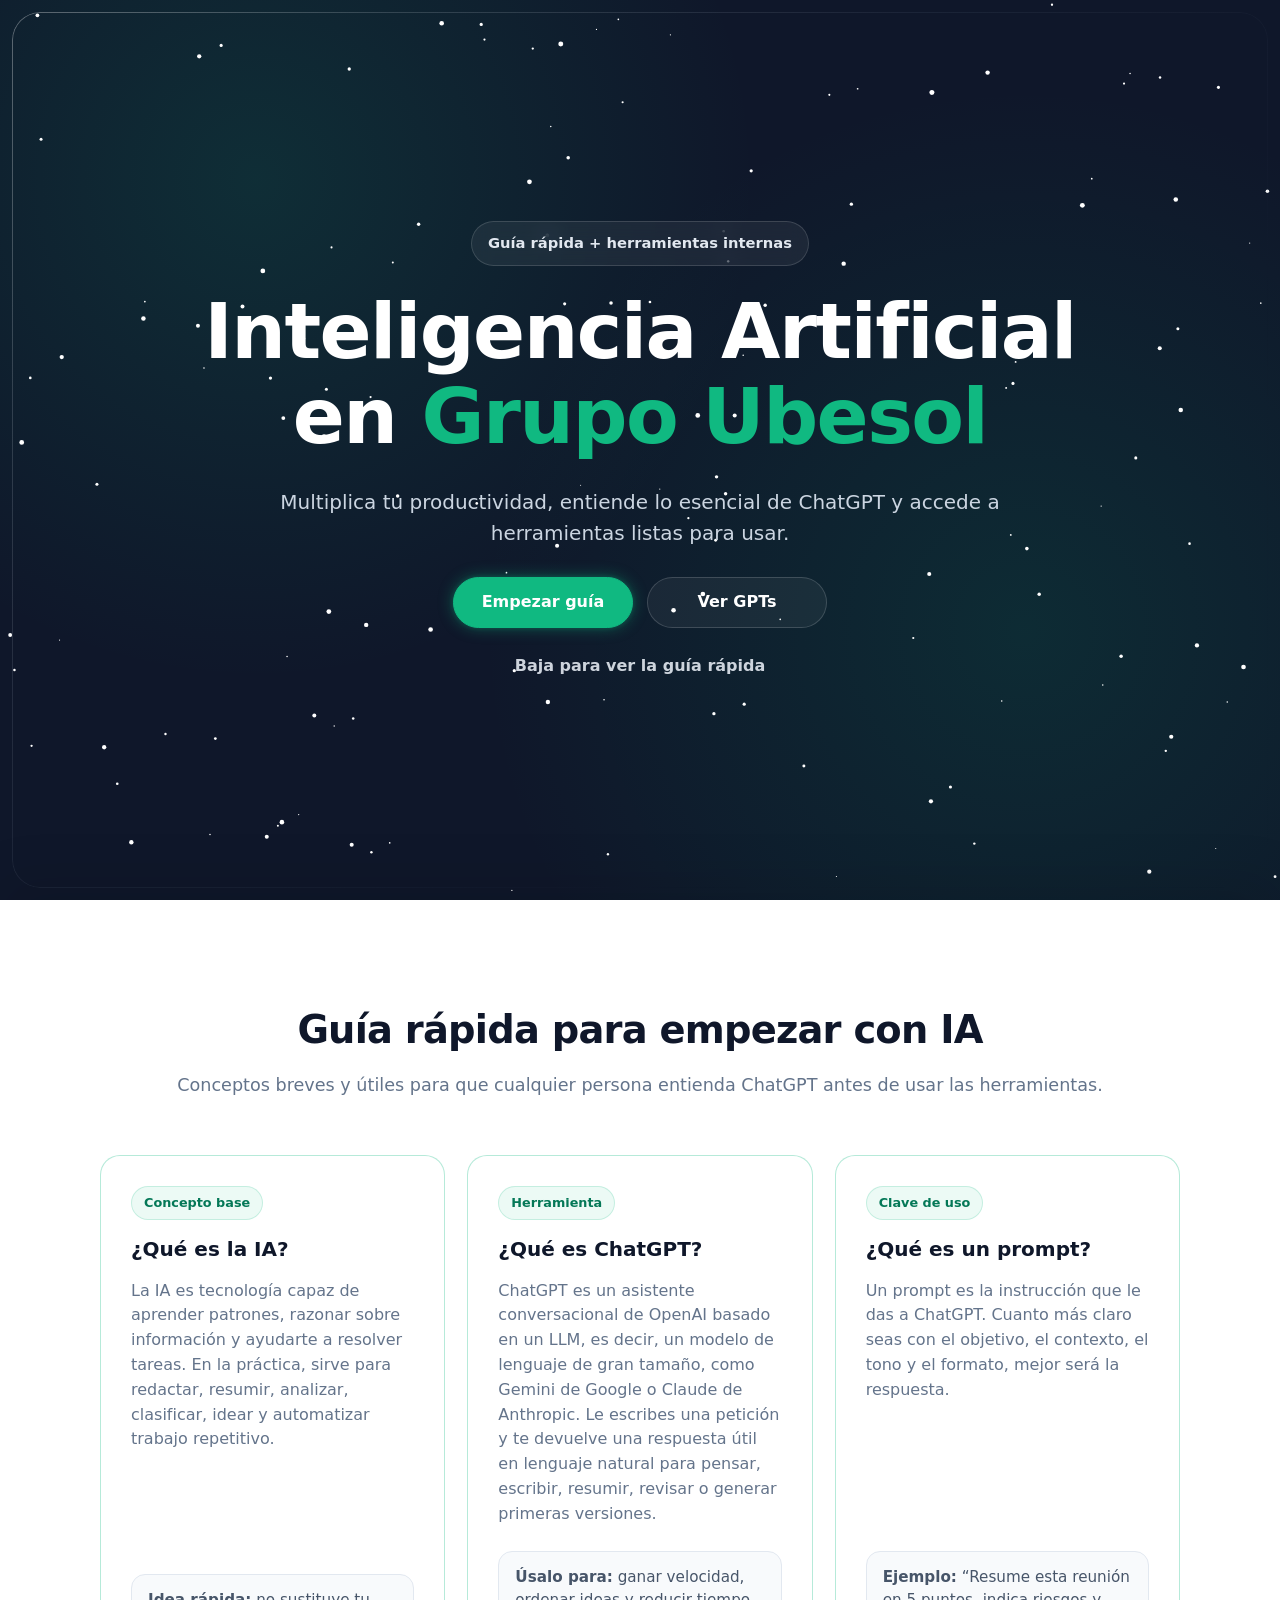
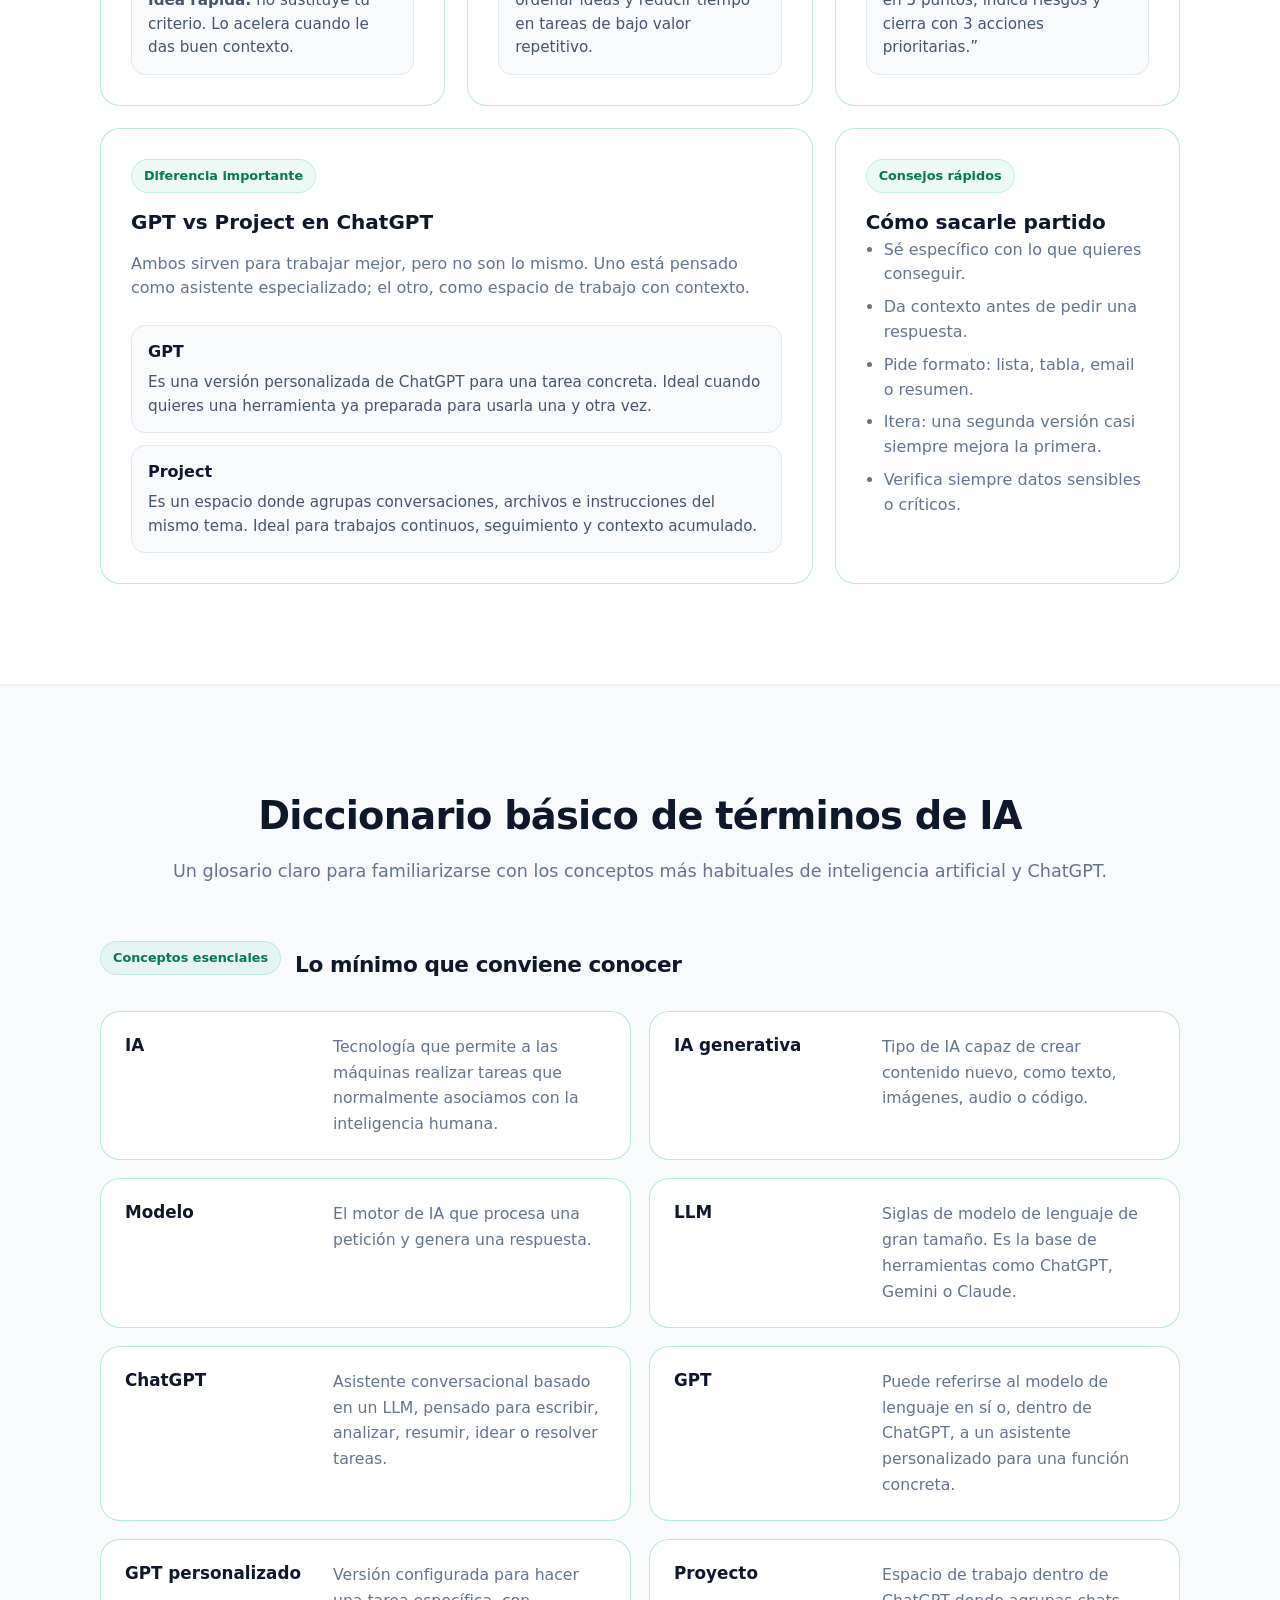
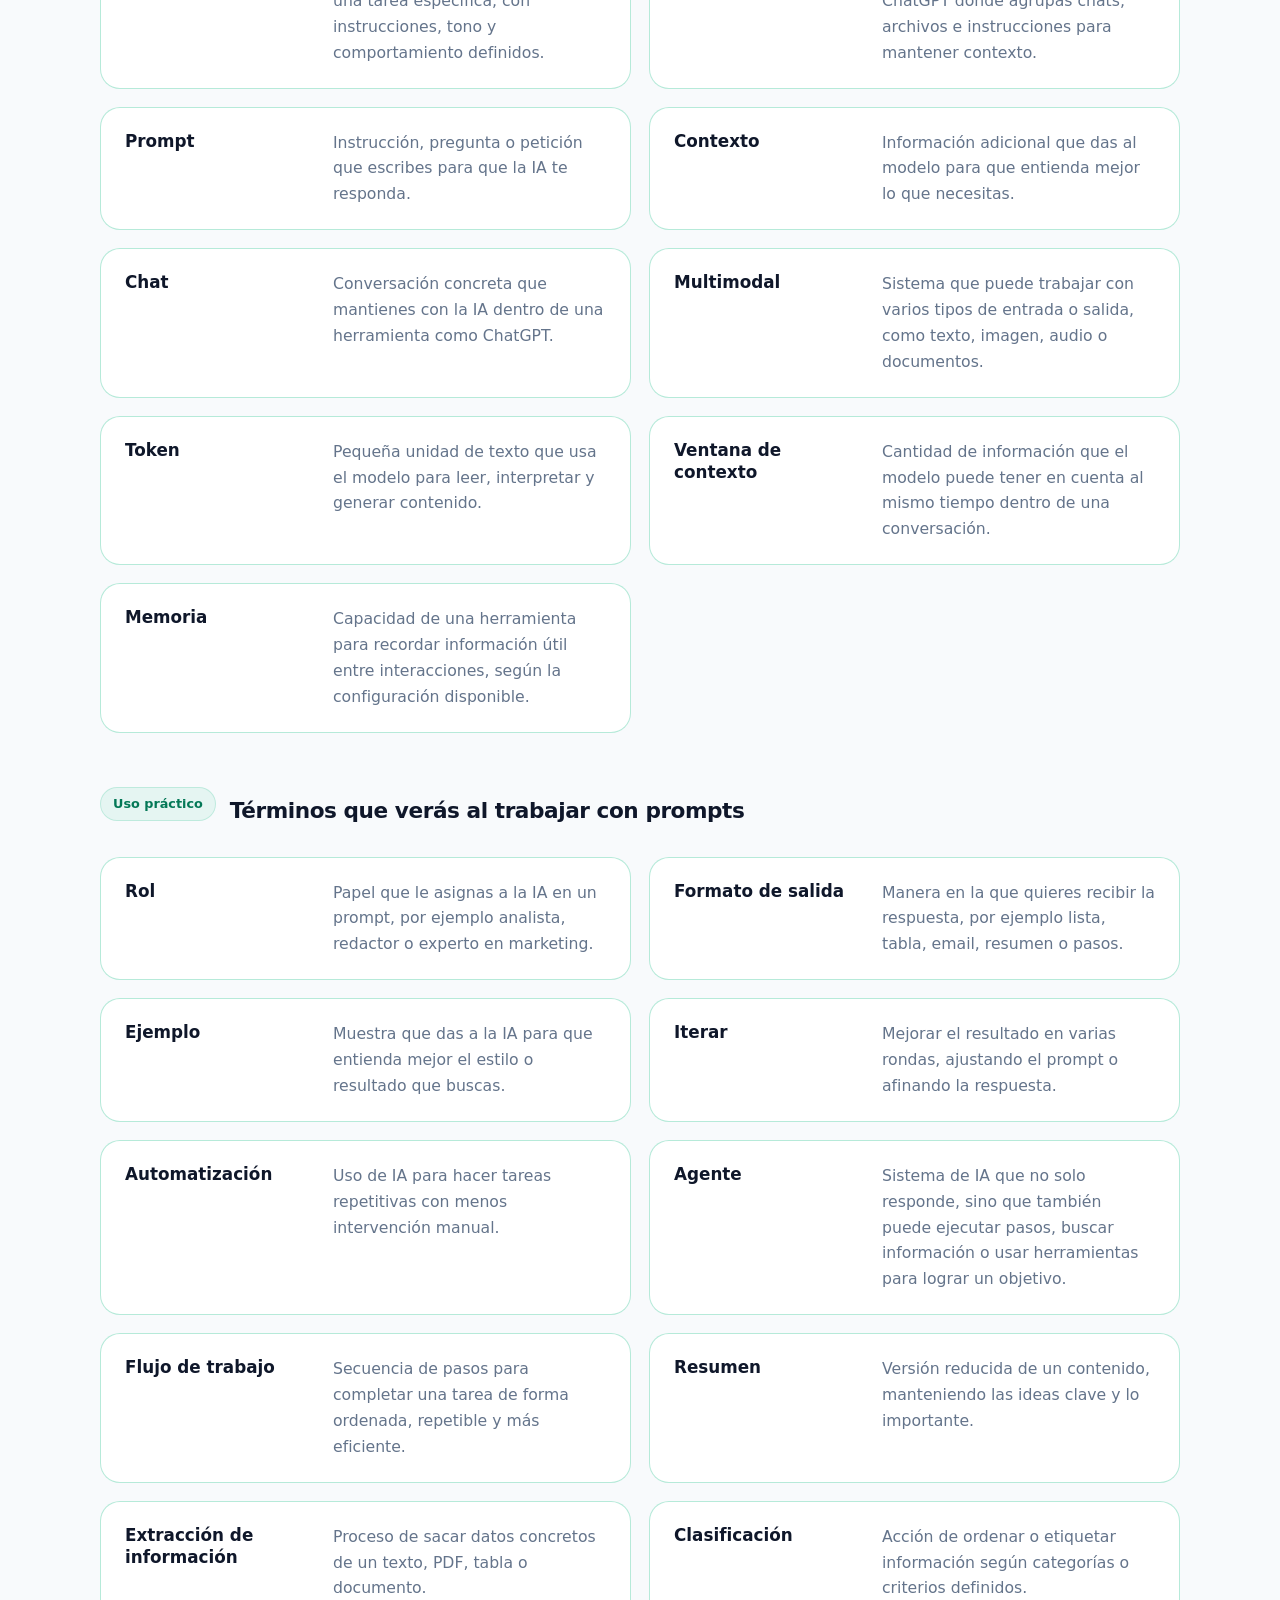
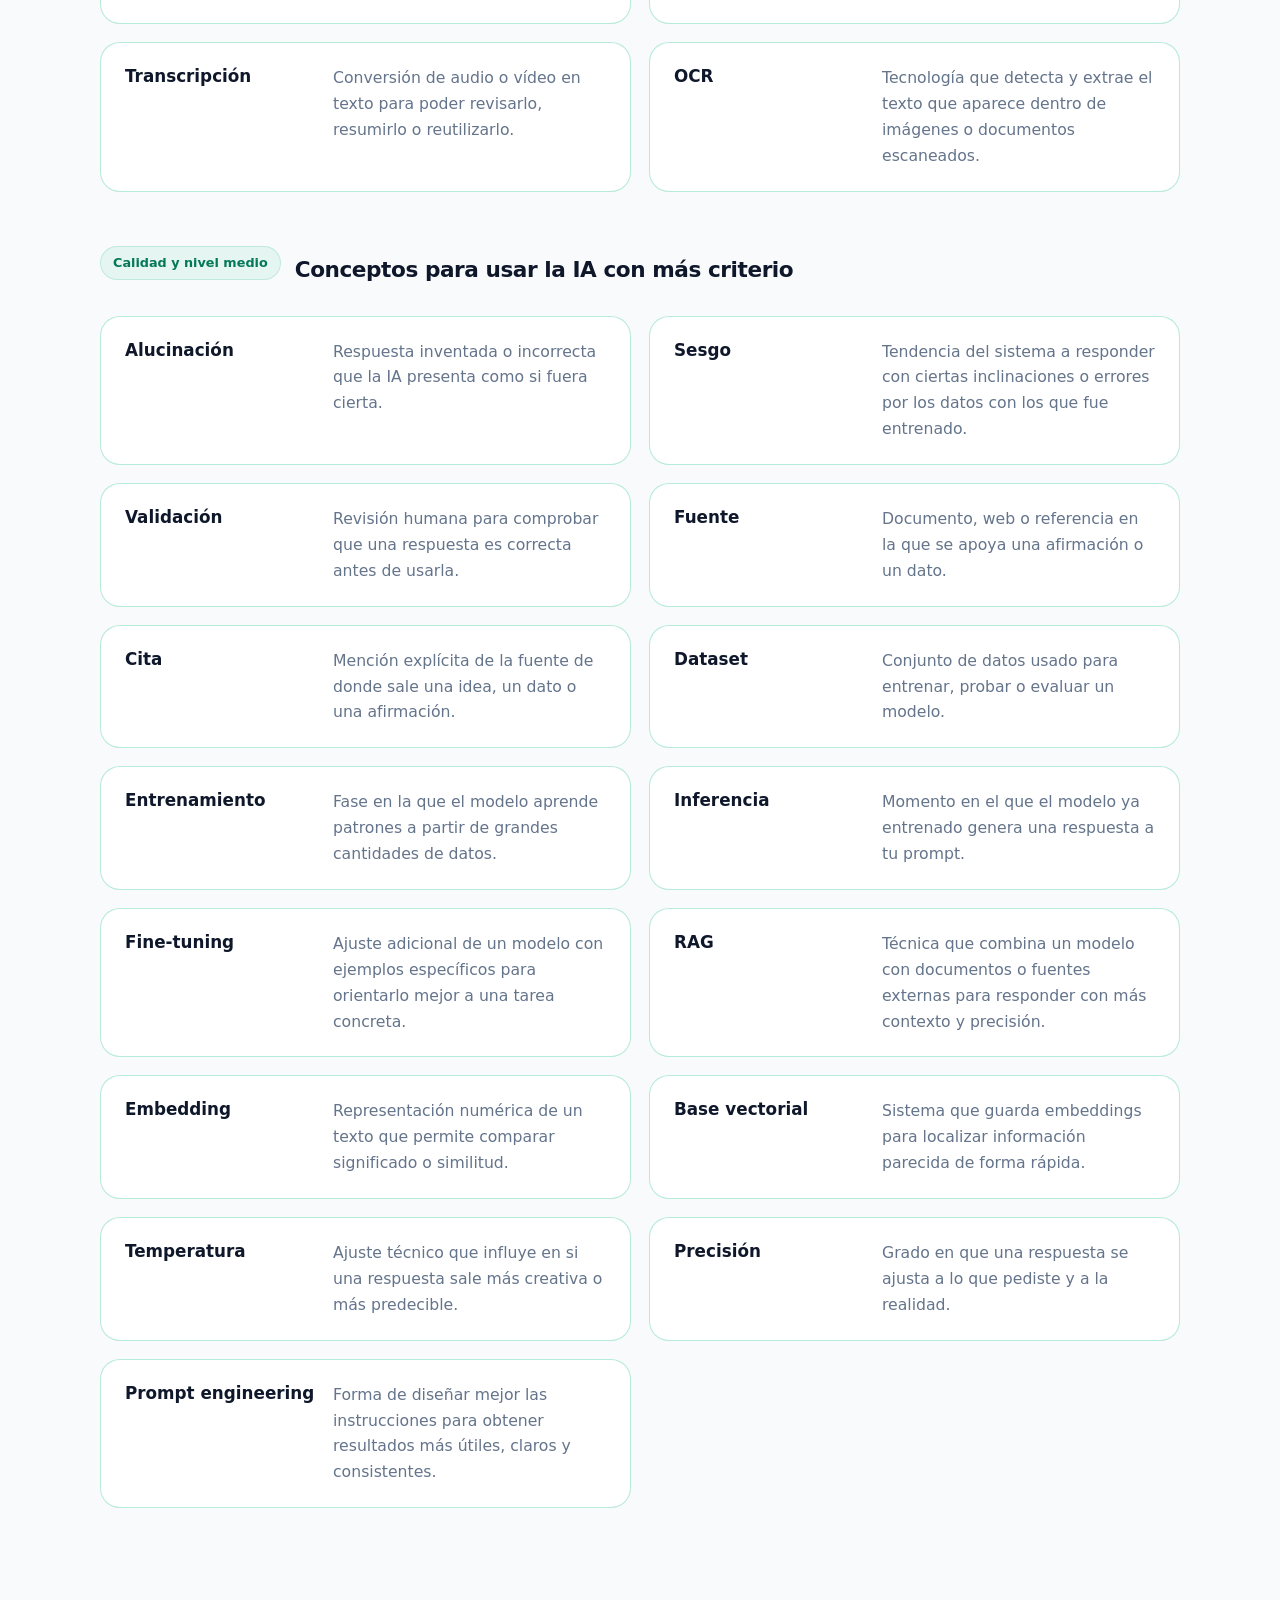
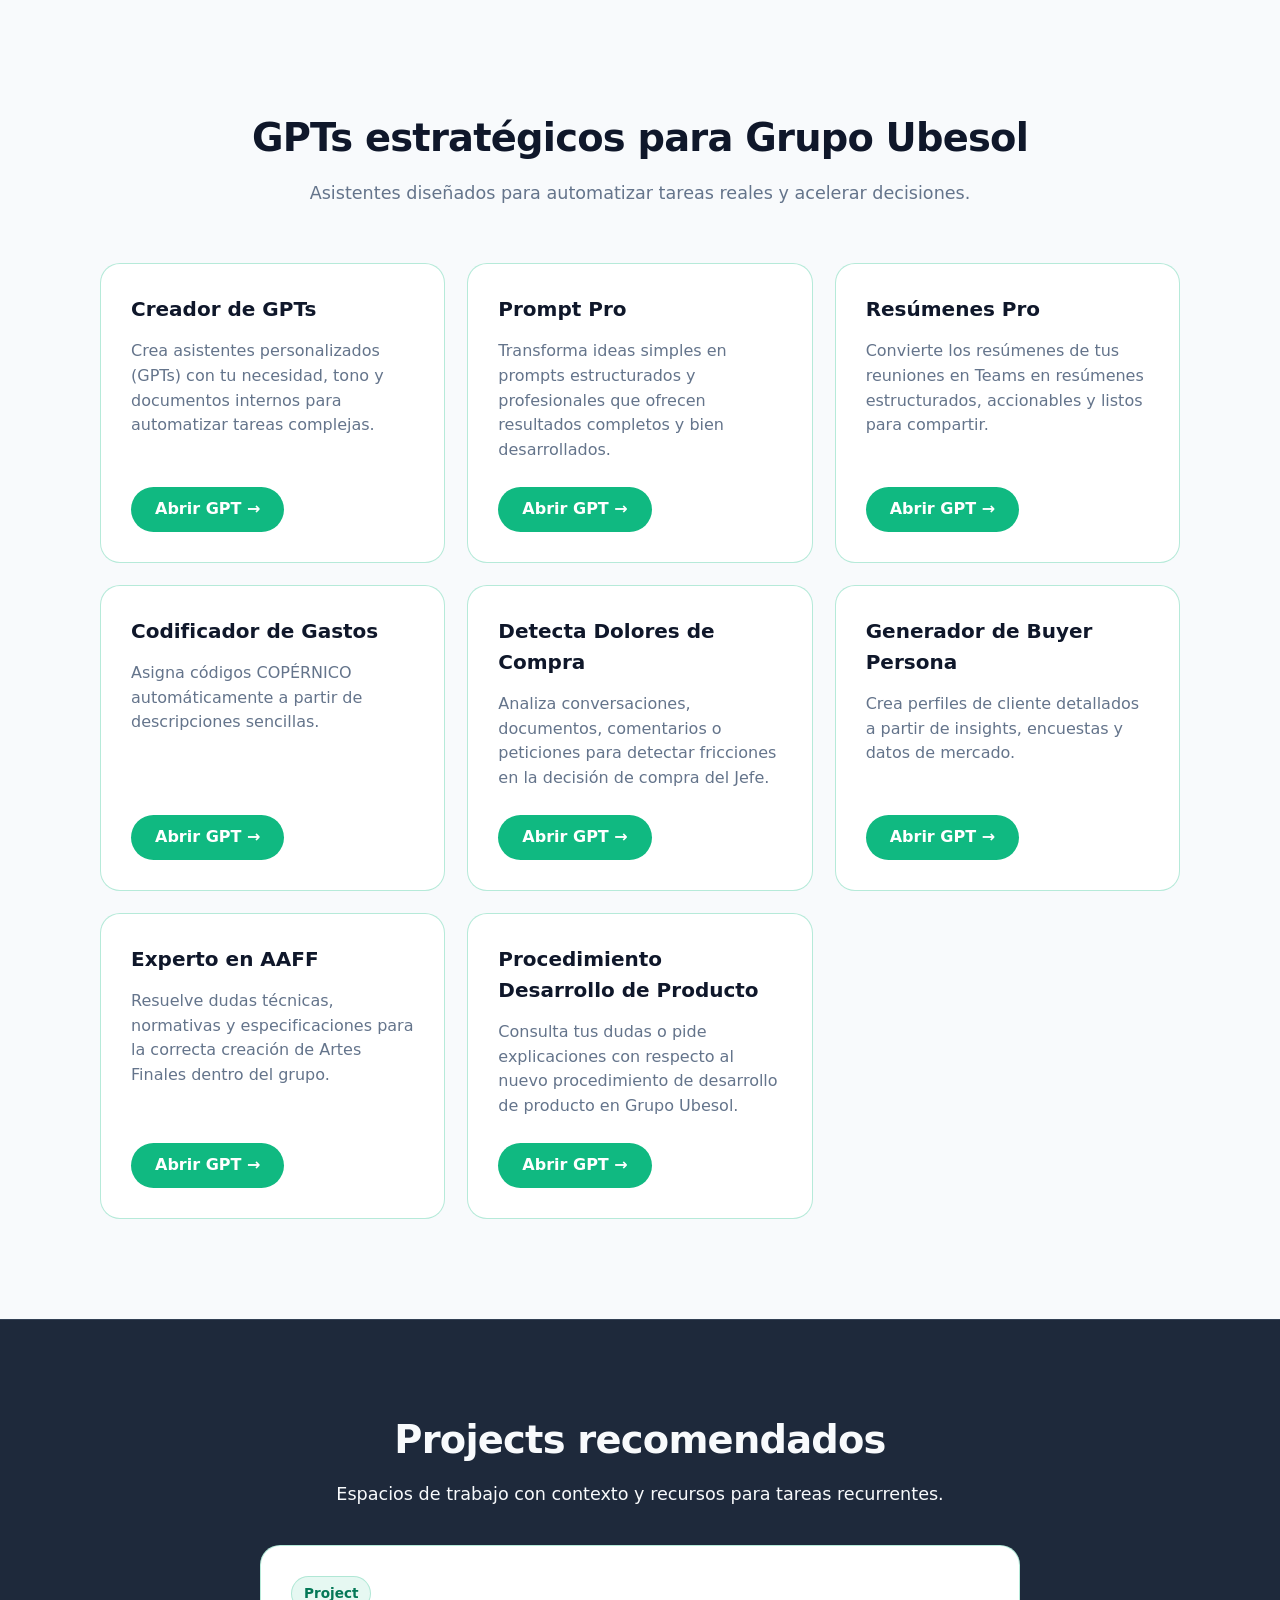
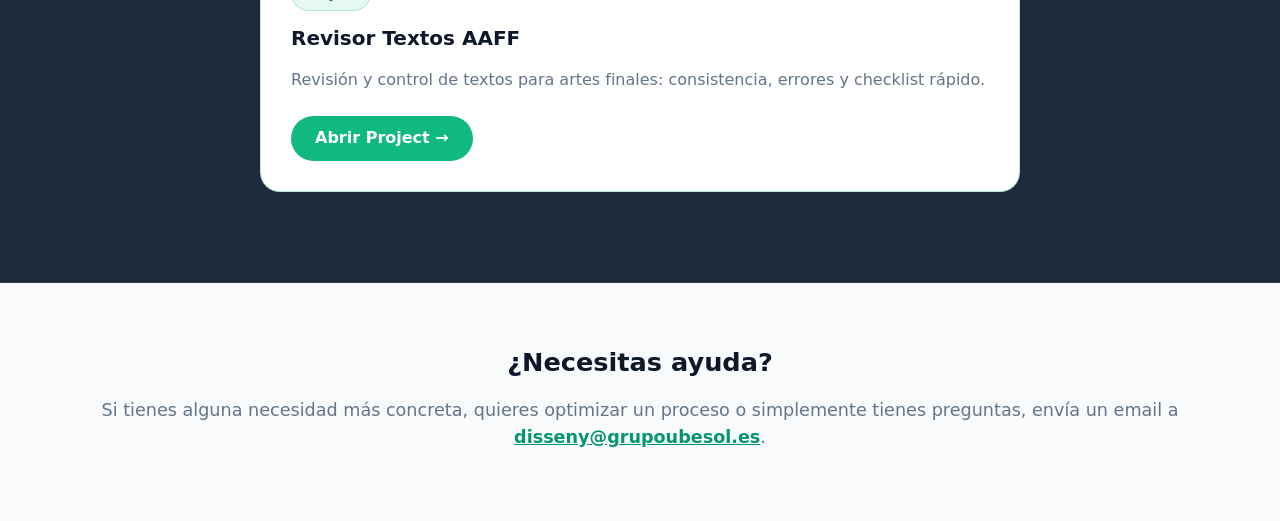
<file: index.html>
<!DOCTYPE html>
<html lang="es">
<head>
  <meta charset="utf-8"/>
  <meta content="width=device-width, initial-scale=1" name="viewport"/>
  <title>IA aplicada en Grupo Ubesol</title>

  <style>
    :root{
      --bg:#0f172a;
      --card:#ffffff;
      --muted:#64748b;
      --muted2:#cbd5e1;
      --border:#e2e8f0;
      --green:#10b981;
      --green2:#059669;
      --shadow: 0 20px 50px rgba(15,23,42,.08);
      --neon: 0 0 15px rgba(16,185,129,0.4), 0 0 5px rgba(16,185,129,0.2);
      --container: 1120px;
    }

    *{box-sizing:border-box}
    html,body{height:100%}
    body{
      margin:0;
      font-family: system-ui, -apple-system, Segoe UI, Roboto, Inter, Helvetica Neue, Arial, Noto Sans;
      color:#0f172a;
      background:#fff;
      line-height:1.55;
      scroll-behavior:smooth;
    }
    .container{max-width:var(--container); margin:0 auto; padding:0 20px}

    /* ===== HERO PARALLAX (Fijo, sin contracción) ===== */
    .hero-modern{
      position:fixed;
      top:0;
      left:0;
      width:100%;
      height:100vh;
      overflow:hidden;
      display:flex;
      align-items:center;
      justify-content:center;
      text-align:center;
      background:
        radial-gradient(circle at 20% 20%, rgba(16,185,129,.14), transparent 40%),
        radial-gradient(circle at 80% 70%, rgba(5,150,105,.16), transparent 45%),
        var(--bg);
      color:#fff;
      z-index: 1;
    }

    .hero-modern::after{
      content:"";
      position:absolute;
      inset:12px;
      border-radius:28px;
      padding:1px;
      background:linear-gradient(135deg,
        rgba(255,255,255,.34) 0%,
        rgba(226,232,240,.18) 18%,
        rgba(148,163,184,.10) 42%,
        rgba(15,23,42,.08) 72%,
        rgba(15,23,42,0) 100%);
      -webkit-mask: linear-gradient(#fff 0 0) content-box, linear-gradient(#fff 0 0);
      -webkit-mask-composite: xor;
      mask-composite: exclude;
      pointer-events:none;
      z-index:2;
      opacity:.95;
    }

    /* Canvas de partículas */
    #particles-canvas {
      position: absolute;
      top: 0;
      left: 0;
      width: 100%;
      height: 100%;
      pointer-events: none;
      z-index: 1;
    }

    .hero-content{
      max-width:920px;
      position:relative;
      z-index:3;
      padding: 0 20px;
    }

    .hero-kicker{
      display:inline-flex;
      align-items:center;
      gap:8px;
      padding:10px 16px;
      margin-bottom:24px;
      border-radius:999px;
      border:1px solid rgba(255,255,255,.14);
      background:rgba(255,255,255,.06);
      color:#e2e8f0;
      font-weight:800;
      font-size:.92rem;
      backdrop-filter: blur(10px);
    }

    .hero-modern h1{
      font-size: clamp(2.8rem, 5vw + 1rem, 4.8rem);
      line-height:1.1;
      margin:0;
      font-weight:900;
      letter-spacing:-.02em;
    }

    .hero-sub{
      margin:28px auto 0;
      max-width:720px;
      font-size:1.25rem;
      color:var(--muted2);
    }

    .hero-actions{
      display:flex;
      gap:14px;
      justify-content:center;
      flex-wrap:wrap;
      margin-top:28px;
    }

    .hero-btn{
      display:inline-flex;
      align-items:center;
      justify-content:center;
      gap:8px;
      min-width:180px;
      padding:12px 22px;
      border-radius:999px;
      text-decoration:none;
      font-weight:800;
      transition:transform .25s ease, background-color .25s ease, border-color .25s ease;
    }

    .hero-btn.primary{
      background:var(--green);
      color:#fff;
      border:1px solid var(--green);
      box-shadow: var(--neon);
    }

    .hero-btn.primary:hover{
      transform:translateY(-2px);
      background:#0b1220;
      border-color:#0b1220;
    }

    .hero-btn.secondary{
      background:rgba(255,255,255,.05);
      color:#fff;
      border:1px solid rgba(255,255,255,.16);
    }

    .hero-btn.secondary:hover{
      transform:translateY(-2px);
      background:rgba(255,255,255,.10);
      border-color:rgba(255,255,255,.24);
    }

    .hero-scroll{
      display:inline-flex;
      align-items:center;
      gap:10px;
      margin-top:26px;
      color:#e2e8f0;
      text-decoration:none;
      font-weight:700;
      opacity:.9;
    }

    /* ===== CONTENEDOR PRINCIPAL QUE DESLIZA POR ENCIMA ===== */
    .content-wrapper {
      position: relative;
      z-index: 3;
      margin-top: 100vh;
      background: #fff;
      box-shadow: 0 -20px 50px rgba(0,0,0,0.1);
    }

    /* ===== SECCIONES / TÍTULOS ===== */
    .section{
      padding:100px 0;
      background:#f8fafc;
    }

    .section-intro{
      background:#ffffff;
      border-bottom:1px solid #eef2f7;
    }

    .section-header{
      text-align:center;
      margin-bottom:56px;
    }

    .section-header h2{
      font-size: clamp(1.9rem, 1.2rem + 1.5vw, 2.6rem);
      margin:0 0 12px;
      font-weight:900;
      letter-spacing:-.02em;
    }

    .section-header p{
      margin:0;
      color:var(--muted);
      font-size:1.1rem;
    }

    /* ===== GRID + CARDS BLANCAS ===== */
    .grid{
      display:grid;
      gap:22px;
    }

    @media(min-width:768px){
      .grid{grid-template-columns:repeat(2,1fr);}
    }

    @media(min-width:1200px){
      .grid{grid-template-columns:repeat(3,1fr);}
    }

    .card{
      background:var(--card);
      padding:30px;
      border-radius:20px;
      border:1px solid rgba(16,185,129,0.3);
      color: var(--bg);
      display: flex;
      flex-direction: column;
      align-items: flex-start;
      opacity: 0;
      transform: translateY(30px);
      transition: opacity 0.8s cubic-bezier(0.2, 0.8, 0.2, 1),
                  transform 0.8s cubic-bezier(0.2, 0.8, 0.2, 1),
                  box-shadow 0.3s ease, border-color 0.3s ease;
    }

    .card.is-visible {
      opacity: 1;
      transform: translateY(0);
    }

    .card.is-visible:hover{
      transform:translateY(-6px);
      border-color: var(--green);
      box-shadow: var(--neon), var(--shadow);
    }

    .card h3{
      margin:0;
      font-size:1.25rem;
      font-weight:900;
    }

    .card p{
      color:var(--muted);
      margin:14px 0 24px;
      flex-grow: 1;
    }

    .card a{
      display:inline-flex;
      gap:8px;
      align-items:center;
      text-decoration:none;
      font-weight:800;
      color:#fff;
      background: var(--green);
      padding: 10px 24px;
      border-radius: 999px;
      transition: background-color 0.3s ease, transform 0.2s ease;
    }

    .card a:hover{
      background-color: #0f172a;
    }

    /* ===== SECCION INTRO ===== */
    .eyebrow{
      display:inline-flex;
      align-items:center;
      padding:6px 12px;
      border-radius:999px;
      background:rgba(16,185,129,.08);
      color:#047857;
      border:1px solid rgba(16,185,129,.18);
      font-weight:800;
      font-size:.8rem;
      margin-bottom:14px;
    }

    .card-note{
      width:100%;
      margin-top:auto;
      padding:14px 16px;
      border-radius:14px;
      background:#f8fafc;
      border:1px solid var(--border);
      color:#475569;
      font-size:.95rem;
      line-height:1.55;
    }

    .compare-boxes{
      display:grid;
      gap:12px;
      width:100%;
      margin-top:auto;
    }

    .compare-item{
      padding:14px 16px;
      border-radius:14px;
      border:1px solid var(--border);
      background:#f8fafc;
      color:#475569;
      font-size:.95rem;
      line-height:1.55;
    }

    .compare-item strong{
      display:block;
      color:#0f172a;
      margin-bottom:6px;
      font-size:1rem;
    }

    .tips-list{
      margin:0;
      padding-left:18px;
      color:var(--muted);
    }

    .tips-list li + li{
      margin-top:8px;
    }

    /* ===== DICCIONARIO IA ===== */
    .section-glossary{
      background:#f8fafc;
      border-top:1px solid #eef2f7;
    }

    .glossary-group + .glossary-group{
      margin-top:54px;
    }

    .glossary-header{
      display:flex;
      align-items:center;
      gap:14px;
      margin-bottom:22px;
      flex-wrap:wrap;
    }

    .glossary-title{
      margin:0;
      font-size:1.35rem;
      font-weight:900;
      letter-spacing:-.02em;
      color:#0f172a;
    }

    .glossary-grid{
      display:grid;
      gap:18px;
    }

    .glossary-card{
      padding:22px 24px;
      display:grid;
      grid-template-columns:190px 1fr;
      gap:18px;
      align-items:start;
    }

    .glossary-card .term{
      margin:0;
      font-size:1.05rem;
      font-weight:900;
      color:#0f172a;
      line-height:1.35;
    }

    .glossary-card .desc{
      margin:0;
      color:var(--muted);
      font-size:.98rem;
      line-height:1.65;
    }

    @media(min-width:1100px){
      .glossary-grid{
        grid-template-columns:repeat(2, minmax(0, 1fr));
      }
    }

    @media(min-width:768px){
      #intro .span-2{grid-column:span 2;}
    }

    /* Retrasos escalonados */
    #intro .card:nth-child(1) { transition-delay: 0.10s; }
    #intro .card:nth-child(2) { transition-delay: 0.20s; }
    #intro .card:nth-child(3) { transition-delay: 0.30s; }
    #intro .card:nth-child(4) { transition-delay: 0.40s; }
    #intro .card:nth-child(5) { transition-delay: 0.50s; }
    #gpts .card:nth-child(1) { transition-delay: 0.10s; }
    #gpts .card:nth-child(2) { transition-delay: 0.20s; }
    #gpts .card:nth-child(3) { transition-delay: 0.30s; }
    #gpts .card:nth-child(4) { transition-delay: 0.40s; }
    #gpts .card:nth-child(5) { transition-delay: 0.50s; }
    #gpts .card:nth-child(6) { transition-delay: 0.60s; }
    #gpts .card:nth-child(7) { transition-delay: 0.70s; }
    #gpts .card:nth-child(8) { transition-delay: 0.80s; }
    #projects .card:nth-child(1) { transition-delay: 0.20s; }

    /* ===== PROJECTS (Fondo oscuro) ===== */
    .section-dark{
      padding:90px 0;
      background: #1e293b;
      border-top:1px solid #334155;
      border-bottom:1px solid #334155;
    }

    .section-dark .section-header h2,
    .section-dark .section-header p {
      color: #f8fafc;
    }

    .grid-projects{
      display:grid;
      gap:22px;
      grid-template-columns: 1fr;
      max-width:760px;
      margin:0 auto;
    }

    .chip{
      display:inline-flex;
      align-items:center;
      padding:6px 12px;
      border-radius:999px;
      background:rgba(16,185,129,.10);
      color:#047857;
      border:1px solid rgba(16,185,129,.25);
      font-weight:800;
      font-size:.85rem;
      margin-bottom:12px;
    }

    /* ===== AYUDA ===== */
    .mini-footer{
      padding:60px 0 70px;
      text-align:center;
      background:#f8fafc;
    }

    .mini-footer h2{
      font-size:1.6rem;
      margin:0 0 14px;
      font-weight:900;
    }

    .mini-footer p{
      margin:0;
      font-size:1.1rem;
      color:var(--muted);
    }

    .mini-footer a{
      text-decoration:underline;
      font-weight:700;
      color:var(--green2);
    }

    @media(max-width:767px){
      .hero-modern{height:100svh;}
      .content-wrapper{margin-top:100svh;}
      .hero-actions{flex-direction:column; align-items:center;}
      .hero-btn{width:100%; max-width:280px;}
      .glossary-card{grid-template-columns:1fr; gap:10px;}
    }
  </style>
</head>

<body>

  <section class="hero-modern" id="hero">
    <canvas id="particles-canvas"></canvas>
    <div class="hero-content">
      <span class="hero-kicker">Guía rápida + herramientas internas</span>
      <h1>Inteligencia Artificial en <span style="color: var(--green)">Grupo Ubesol</span></h1>
      <p class="hero-sub">Multiplica tu productividad, entiende lo esencial de ChatGPT y accede a herramientas listas para usar.</p>
      <div class="hero-actions">
        <a class="hero-btn primary" href="#intro">Empezar guía</a>
        <a class="hero-btn secondary" href="#gpts">Ver GPTs</a>
      </div>
      <a class="hero-scroll" href="#intro">Baja para ver la guía rápida</a>
    </div>
  </section>

  <div class="content-wrapper">

    <section class="section section-intro" id="intro">
      <div class="container">
        <div class="section-header">
          <h2>Guía rápida para empezar con IA</h2>
          <p>Conceptos breves y útiles para que cualquier persona entienda ChatGPT antes de usar las herramientas.</p>
        </div>

        <div class="grid">
          <div class="card">
            <span class="eyebrow">Concepto base</span>
            <h3>¿Qué es la IA?</h3>
            <p>La IA es tecnología capaz de aprender patrones, razonar sobre información y ayudarte a resolver tareas. En la práctica, sirve para redactar, resumir, analizar, clasificar, idear y automatizar trabajo repetitivo.</p>
            <div class="card-note"><strong>Idea rápida:</strong> no sustituye tu criterio. Lo acelera cuando le das buen contexto.</div>
          </div>

          <div class="card">
            <span class="eyebrow">Herramienta</span>
            <h3>¿Qué es ChatGPT?</h3>
            <p>ChatGPT es un asistente conversacional de OpenAI basado en un LLM, es decir, un modelo de lenguaje de gran tamaño, como Gemini de Google o Claude de Anthropic. Le escribes una petición y te devuelve una respuesta útil en lenguaje natural para pensar, escribir, resumir, revisar o generar primeras versiones.</p>
            <div class="card-note"><strong>Úsalo para:</strong> ganar velocidad, ordenar ideas y reducir tiempo en tareas de bajo valor repetitivo.</div>
          </div>

          <div class="card">
            <span class="eyebrow">Clave de uso</span>
            <h3>¿Qué es un prompt?</h3>
            <p>Un prompt es la instrucción que le das a ChatGPT. Cuanto más claro seas con el objetivo, el contexto, el tono y el formato, mejor será la respuesta.</p>
            <div class="card-note"><strong>Ejemplo:</strong> “Resume esta reunión en 5 puntos, indica riesgos y cierra con 3 acciones prioritarias.”</div>
          </div>

          <div class="card span-2">
            <span class="eyebrow">Diferencia importante</span>
            <h3>GPT vs Project en ChatGPT</h3>
            <p>Ambos sirven para trabajar mejor, pero no son lo mismo. Uno está pensado como asistente especializado; el otro, como espacio de trabajo con contexto.</p>
            <div class="compare-boxes">
              <div class="compare-item">
                <strong>GPT</strong>
                Es una versión personalizada de ChatGPT para una tarea concreta. Ideal cuando quieres una herramienta ya preparada para usarla una y otra vez.
              </div>
              <div class="compare-item">
                <strong>Project</strong>
                Es un espacio donde agrupas conversaciones, archivos e instrucciones del mismo tema. Ideal para trabajos continuos, seguimiento y contexto acumulado.
              </div>
            </div>
          </div>

          <div class="card">
            <span class="eyebrow">Consejos rápidos</span>
            <h3>Cómo sacarle partido</h3>
            <ul class="tips-list">
              <li>Sé específico con lo que quieres conseguir.</li>
              <li>Da contexto antes de pedir una respuesta.</li>
              <li>Pide formato: lista, tabla, email o resumen.</li>
              <li>Itera: una segunda versión casi siempre mejora la primera.</li>
              <li>Verifica siempre datos sensibles o críticos.</li>
            </ul>
          </div>
        </div>
      </div>
    </section>

    <section class="section section-glossary" id="diccionario">
      <div class="container">
        <div class="section-header">
          <h2>Diccionario básico de términos de IA</h2>
          <p>Un glosario claro para familiarizarse con los conceptos más habituales de inteligencia artificial y ChatGPT.</p>
        </div>

        <div class="glossary-group">
          <div class="glossary-header">
            <span class="eyebrow">Conceptos esenciales</span>
            <h3 class="glossary-title">Lo mínimo que conviene conocer</h3>
          </div>
          <div class="glossary-grid">
            <div class="card glossary-card"><p class="term">IA</p><p class="desc">Tecnología que permite a las máquinas realizar tareas que normalmente asociamos con la inteligencia humana.</p></div>
            <div class="card glossary-card"><p class="term">IA generativa</p><p class="desc">Tipo de IA capaz de crear contenido nuevo, como texto, imágenes, audio o código.</p></div>
            <div class="card glossary-card"><p class="term">Modelo</p><p class="desc">El motor de IA que procesa una petición y genera una respuesta.</p></div>
            <div class="card glossary-card"><p class="term">LLM</p><p class="desc">Siglas de modelo de lenguaje de gran tamaño. Es la base de herramientas como ChatGPT, Gemini o Claude.</p></div>
            <div class="card glossary-card"><p class="term">ChatGPT</p><p class="desc">Asistente conversacional basado en un LLM, pensado para escribir, analizar, resumir, idear o resolver tareas.</p></div>
            <div class="card glossary-card"><p class="term">GPT</p><p class="desc">Puede referirse al modelo de lenguaje en sí o, dentro de ChatGPT, a un asistente personalizado para una función concreta.</p></div>
            <div class="card glossary-card"><p class="term">GPT personalizado</p><p class="desc">Versión configurada para hacer una tarea específica, con instrucciones, tono y comportamiento definidos.</p></div>
            <div class="card glossary-card"><p class="term">Proyecto</p><p class="desc">Espacio de trabajo dentro de ChatGPT donde agrupas chats, archivos e instrucciones para mantener contexto.</p></div>
            <div class="card glossary-card"><p class="term">Prompt</p><p class="desc">Instrucción, pregunta o petición que escribes para que la IA te responda.</p></div>
            <div class="card glossary-card"><p class="term">Contexto</p><p class="desc">Información adicional que das al modelo para que entienda mejor lo que necesitas.</p></div>
            <div class="card glossary-card"><p class="term">Chat</p><p class="desc">Conversación concreta que mantienes con la IA dentro de una herramienta como ChatGPT.</p></div>
            <div class="card glossary-card"><p class="term">Multimodal</p><p class="desc">Sistema que puede trabajar con varios tipos de entrada o salida, como texto, imagen, audio o documentos.</p></div>
            <div class="card glossary-card"><p class="term">Token</p><p class="desc">Pequeña unidad de texto que usa el modelo para leer, interpretar y generar contenido.</p></div>
            <div class="card glossary-card"><p class="term">Ventana de contexto</p><p class="desc">Cantidad de información que el modelo puede tener en cuenta al mismo tiempo dentro de una conversación.</p></div>
            <div class="card glossary-card"><p class="term">Memoria</p><p class="desc">Capacidad de una herramienta para recordar información útil entre interacciones, según la configuración disponible.</p></div>
          </div>
        </div>

        <div class="glossary-group">
          <div class="glossary-header">
            <span class="eyebrow">Uso práctico</span>
            <h3 class="glossary-title">Términos que verás al trabajar con prompts</h3>
          </div>
          <div class="glossary-grid">
            <div class="card glossary-card"><p class="term">Rol</p><p class="desc">Papel que le asignas a la IA en un prompt, por ejemplo analista, redactor o experto en marketing.</p></div>
            <div class="card glossary-card"><p class="term">Formato de salida</p><p class="desc">Manera en la que quieres recibir la respuesta, por ejemplo lista, tabla, email, resumen o pasos.</p></div>
            <div class="card glossary-card"><p class="term">Ejemplo</p><p class="desc">Muestra que das a la IA para que entienda mejor el estilo o resultado que buscas.</p></div>
            <div class="card glossary-card"><p class="term">Iterar</p><p class="desc">Mejorar el resultado en varias rondas, ajustando el prompt o afinando la respuesta.</p></div>
            <div class="card glossary-card"><p class="term">Automatización</p><p class="desc">Uso de IA para hacer tareas repetitivas con menos intervención manual.</p></div>
            <div class="card glossary-card"><p class="term">Agente</p><p class="desc">Sistema de IA que no solo responde, sino que también puede ejecutar pasos, buscar información o usar herramientas para lograr un objetivo.</p></div>
            <div class="card glossary-card"><p class="term">Flujo de trabajo</p><p class="desc">Secuencia de pasos para completar una tarea de forma ordenada, repetible y más eficiente.</p></div>
            <div class="card glossary-card"><p class="term">Resumen</p><p class="desc">Versión reducida de un contenido, manteniendo las ideas clave y lo importante.</p></div>
            <div class="card glossary-card"><p class="term">Extracción de información</p><p class="desc">Proceso de sacar datos concretos de un texto, PDF, tabla o documento.</p></div>
            <div class="card glossary-card"><p class="term">Clasificación</p><p class="desc">Acción de ordenar o etiquetar información según categorías o criterios definidos.</p></div>
            <div class="card glossary-card"><p class="term">Transcripción</p><p class="desc">Conversión de audio o vídeo en texto para poder revisarlo, resumirlo o reutilizarlo.</p></div>
            <div class="card glossary-card"><p class="term">OCR</p><p class="desc">Tecnología que detecta y extrae el texto que aparece dentro de imágenes o documentos escaneados.</p></div>
          </div>
        </div>

        <div class="glossary-group">
          <div class="glossary-header">
            <span class="eyebrow">Calidad y nivel medio</span>
            <h3 class="glossary-title">Conceptos para usar la IA con más criterio</h3>
          </div>
          <div class="glossary-grid">
            <div class="card glossary-card"><p class="term">Alucinación</p><p class="desc">Respuesta inventada o incorrecta que la IA presenta como si fuera cierta.</p></div>
            <div class="card glossary-card"><p class="term">Sesgo</p><p class="desc">Tendencia del sistema a responder con ciertas inclinaciones o errores por los datos con los que fue entrenado.</p></div>
            <div class="card glossary-card"><p class="term">Validación</p><p class="desc">Revisión humana para comprobar que una respuesta es correcta antes de usarla.</p></div>
            <div class="card glossary-card"><p class="term">Fuente</p><p class="desc">Documento, web o referencia en la que se apoya una afirmación o un dato.</p></div>
            <div class="card glossary-card"><p class="term">Cita</p><p class="desc">Mención explícita de la fuente de donde sale una idea, un dato o una afirmación.</p></div>
            <div class="card glossary-card"><p class="term">Dataset</p><p class="desc">Conjunto de datos usado para entrenar, probar o evaluar un modelo.</p></div>
            <div class="card glossary-card"><p class="term">Entrenamiento</p><p class="desc">Fase en la que el modelo aprende patrones a partir de grandes cantidades de datos.</p></div>
            <div class="card glossary-card"><p class="term">Inferencia</p><p class="desc">Momento en el que el modelo ya entrenado genera una respuesta a tu prompt.</p></div>
            <div class="card glossary-card"><p class="term">Fine-tuning</p><p class="desc">Ajuste adicional de un modelo con ejemplos específicos para orientarlo mejor a una tarea concreta.</p></div>
            <div class="card glossary-card"><p class="term">RAG</p><p class="desc">Técnica que combina un modelo con documentos o fuentes externas para responder con más contexto y precisión.</p></div>
            <div class="card glossary-card"><p class="term">Embedding</p><p class="desc">Representación numérica de un texto que permite comparar significado o similitud.</p></div>
            <div class="card glossary-card"><p class="term">Base vectorial</p><p class="desc">Sistema que guarda embeddings para localizar información parecida de forma rápida.</p></div>
            <div class="card glossary-card"><p class="term">Temperatura</p><p class="desc">Ajuste técnico que influye en si una respuesta sale más creativa o más predecible.</p></div>
            <div class="card glossary-card"><p class="term">Precisión</p><p class="desc">Grado en que una respuesta se ajusta a lo que pediste y a la realidad.</p></div>
            <div class="card glossary-card"><p class="term">Prompt engineering</p><p class="desc">Forma de diseñar mejor las instrucciones para obtener resultados más útiles, claros y consistentes.</p></div>
          </div>
        </div>
      </div>
    </section>
    
    <section class="section" id="gpts">
      <div class="container">
        <div class="section-header">
          <h2>GPTs estratégicos para Grupo Ubesol</h2>
          <p>Asistentes diseñados para automatizar tareas reales y acelerar decisiones.</p>
        </div>

        <div class="grid">
          <div class="card">
            <h3>Creador de GPTs</h3>
            <p>Crea asistentes personalizados (GPTs) con tu necesidad, tono y documentos internos para automatizar tareas complejas.</p>
            <a href="https://chatgpt.com/g/g-681a199dc9048191ae963b94951f7108-creador-de-gpts" target="_blank" rel="noopener">Abrir GPT →</a>
          </div>

          <div class="card">
            <h3>Prompt Pro</h3>
            <p>Transforma ideas simples en prompts estructurados y profesionales que ofrecen resultados completos y bien desarrollados.</p>
            <a href="https://chatgpt.com/g/g-6895a04f82648191ba05c07639fd48b4-prompt-pro" target="_blank" rel="noopener">Abrir GPT →</a>
          </div>

          <div class="card">
            <h3>Resúmenes Pro</h3>
            <p>Convierte los resúmenes de tus reuniones en Teams en resúmenes estructurados, accionables y listos para compartir.</p>
            <a href="https://chatgpt.com/g/g-69b14c0564008191af97fdd73a3730f4-resumenes-pro" target="_blank" rel="noopener">Abrir GPT →</a>
          </div>

          <div class="card">
            <h3>Codificador de Gastos</h3>
            <p>Asigna códigos COPÉRNICO automáticamente a partir de descripciones sencillas.</p>
            <a href="https://chatgpt.com/g/g-6895c6fa0d088191a4a2635a6f97197e-codificador-de-gastos-de-ubesol" target="_blank" rel="noopener">Abrir GPT →</a>
          </div>

          <div class="card">
            <h3>Detecta Dolores de Compra</h3>
            <p>Analiza conversaciones, documentos, comentarios o peticiones para detectar fricciones en la decisión de compra del Jefe.</p>
            <a href="https://chatgpt.com/g/g-68bac536c0848191a288f656f1ebc69a-detecta-dolores-de-compra" target="_blank" rel="noopener">Abrir GPT →</a>
          </div>

          <div class="card">
            <h3>Generador de Buyer Persona</h3>
            <p>Crea perfiles de cliente detallados a partir de insights, encuestas y datos de mercado.</p>
            <a href="https://chatgpt.com/g/g-68bac24894848191ab23c67afaf9673d-generador-de-buyer-persona" target="_blank" rel="noopener">Abrir GPT →</a>
          </div>

          <div class="card">
            <h3>Experto en AAFF</h3>
            <p>Resuelve dudas técnicas, normativas y especificaciones para la correcta creación de Artes Finales dentro del grupo.</p>
            <a href="https://chatgpt.com/g/g-67ab21fb2edc8191af9d23023225c91a-experto-en-aaff-grupo-ubesol" target="_blank" rel="noopener">Abrir GPT →</a>
          </div>

          <div class="card">
            <h3>Procedimiento Desarrollo de Producto</h3>
            <p>Consulta tus dudas o pide explicaciones con respecto al nuevo procedimiento de desarrollo de producto en Grupo Ubesol.</p>
            <a href="https://chatgpt.com/g/g-69dcc8e2752881919a0abfcee773b17c-procedimiento-desarrollo-de-producto" target="_blank" rel="noopener">Abrir GPT →</a>
          </div>
        </div>
      </div>
    </section>

    <section class="section-dark" id="projects">
      <div class="container">
        <div class="section-header" style="margin-bottom:36px;">
          <h2>Projects recomendados</h2>
          <p>Espacios de trabajo con contexto y recursos para tareas recurrentes.</p>
        </div>

        <div class="grid-projects">
          <div class="card">
            <span class="chip">Project</span>
            <h3>Revisor Textos AAFF</h3>
            <p>Revisión y control de textos para artes finales: consistencia, errores y checklist rápido.</p>
            <a href="https://chatgpt.com/g/g-p-6964bc6da22c8191939fb67ec207a3e2-revisor-textos-aaff/project" target="_blank" rel="noopener">Abrir Project →</a>
          </div>
        </div>
      </div>
    </section>

    <section class="mini-footer" id="ayuda">
      <div class="container">
        <h2>¿Necesitas ayuda?</h2>
        <p>
          Si tienes alguna necesidad más concreta, quieres optimizar un proceso o simplemente tienes preguntas,
          envía un email a <a href="mailto:disseny@grupoubesol.es">disseny@grupoubesol.es</a>.
        </p>
      </div>
    </section>

  </div>

  <script>
    document.addEventListener("DOMContentLoaded", function() {
      
      // --- 1. Aparición de pastillas (Tarjetas) ---
      const observer = new IntersectionObserver((entries, obs) => {
        entries.forEach(entry => {
          if (entry.isIntersecting) {
            entry.target.classList.add('is-visible');
            obs.unobserve(entry.target);
          }
        });
      }, { threshold: 0.10 });

      document.querySelectorAll('.card').forEach(card => observer.observe(card));


      // --- 2. Sistema de Partículas (Blanco puro, siguen al ratón) ---
      const canvas = document.getElementById('particles-canvas');
      const ctx = canvas.getContext('2d');
      let particlesArray = [];
      
      let mouse = {
        x: null,
        y: null,
        radius: 180
      };

      window.addEventListener('mousemove', function(e) {
        mouse.x = e.x;
        mouse.y = e.y;
      });

      window.addEventListener('mouseout', function() {
        mouse.x = null;
        mouse.y = null;
      });

      function setCanvasSize() {
        canvas.width = window.innerWidth;
        canvas.height = window.innerHeight;
      }
      setCanvasSize();
      window.addEventListener('resize', setCanvasSize);

      class Particle {
        constructor() {
          this.x = Math.random() * canvas.width;
          this.y = Math.random() * canvas.height;
          this.size = Math.random() * 2 + 0.5;
          this.speedX = (Math.random() - 0.5) * 0.8;
          this.speedY = (Math.random() - 0.5) * 0.8;
        }

        update() {
          this.x += this.speedX;
          this.y += this.speedY;

          if (this.x > canvas.width || this.x < 0) this.speedX = -this.speedX;
          if (this.y > canvas.height || this.y < 0) this.speedY = -this.speedY;

          if (mouse.x != null && mouse.y != null) {
            let dx = mouse.x - this.x;
            let dy = mouse.y - this.y;
            let distance = Math.sqrt(dx * dx + dy * dy);
            
            if (distance < mouse.radius) {
              this.x += dx * 0.015;
              this.y += dy * 0.015;
            }
          }
        }

        draw() {
          ctx.fillStyle = 'rgba(255, 255, 255, 1)';
          ctx.beginPath();
          ctx.arc(this.x, this.y, this.size, 0, Math.PI * 2);
          ctx.fill();
        }
      }

      function initParticles() {
        particlesArray = [];
        let numberOfParticles = (canvas.width * canvas.height) / 8000;
        for (let i = 0; i < numberOfParticles; i++) {
          particlesArray.push(new Particle());
        }
      }
      initParticles();

      function animateParticles() {
        ctx.clearRect(0, 0, canvas.width, canvas.height);
        
        if (window.scrollY < window.innerHeight) {
          for (let i = 0; i < particlesArray.length; i++) {
            particlesArray[i].update();
            particlesArray[i].draw();
          }
        }
        requestAnimationFrame(animateParticles);
      }
      animateParticles();
    });
  </script>

</body>
</html>
</file>
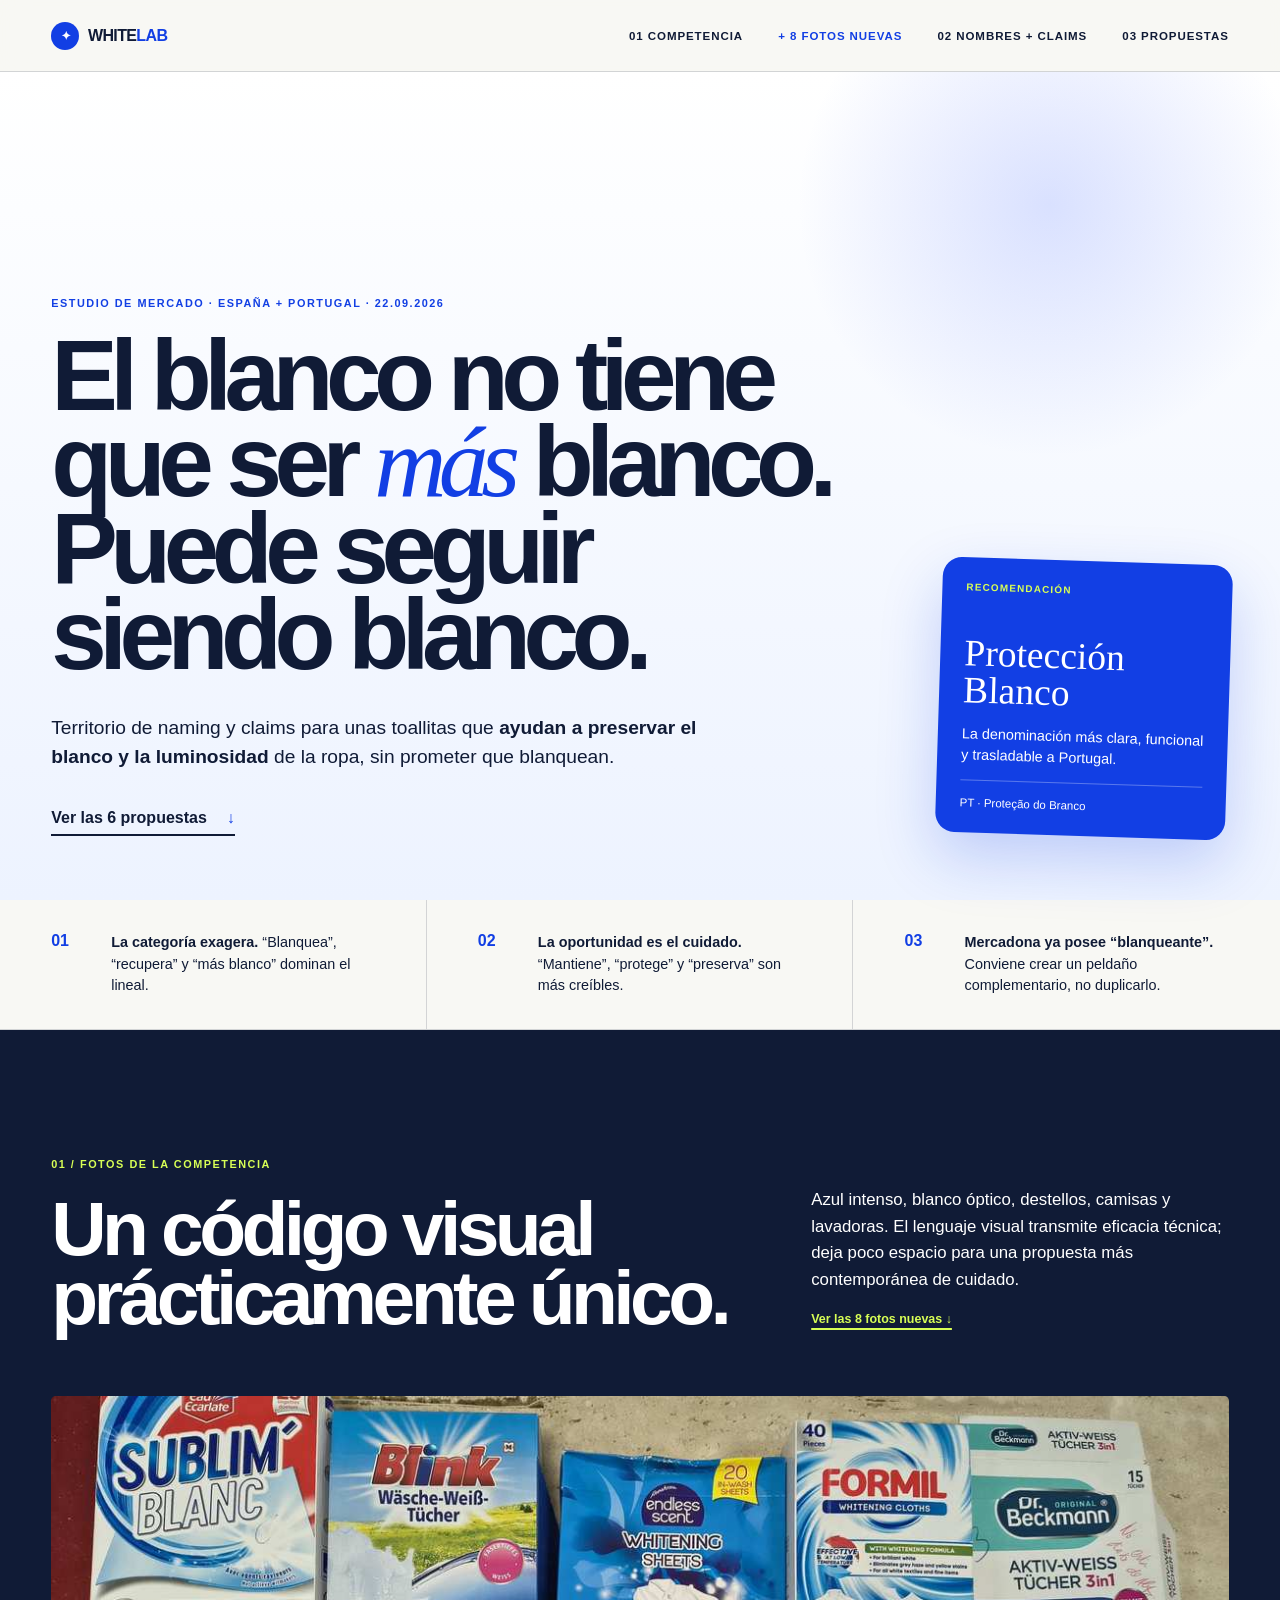
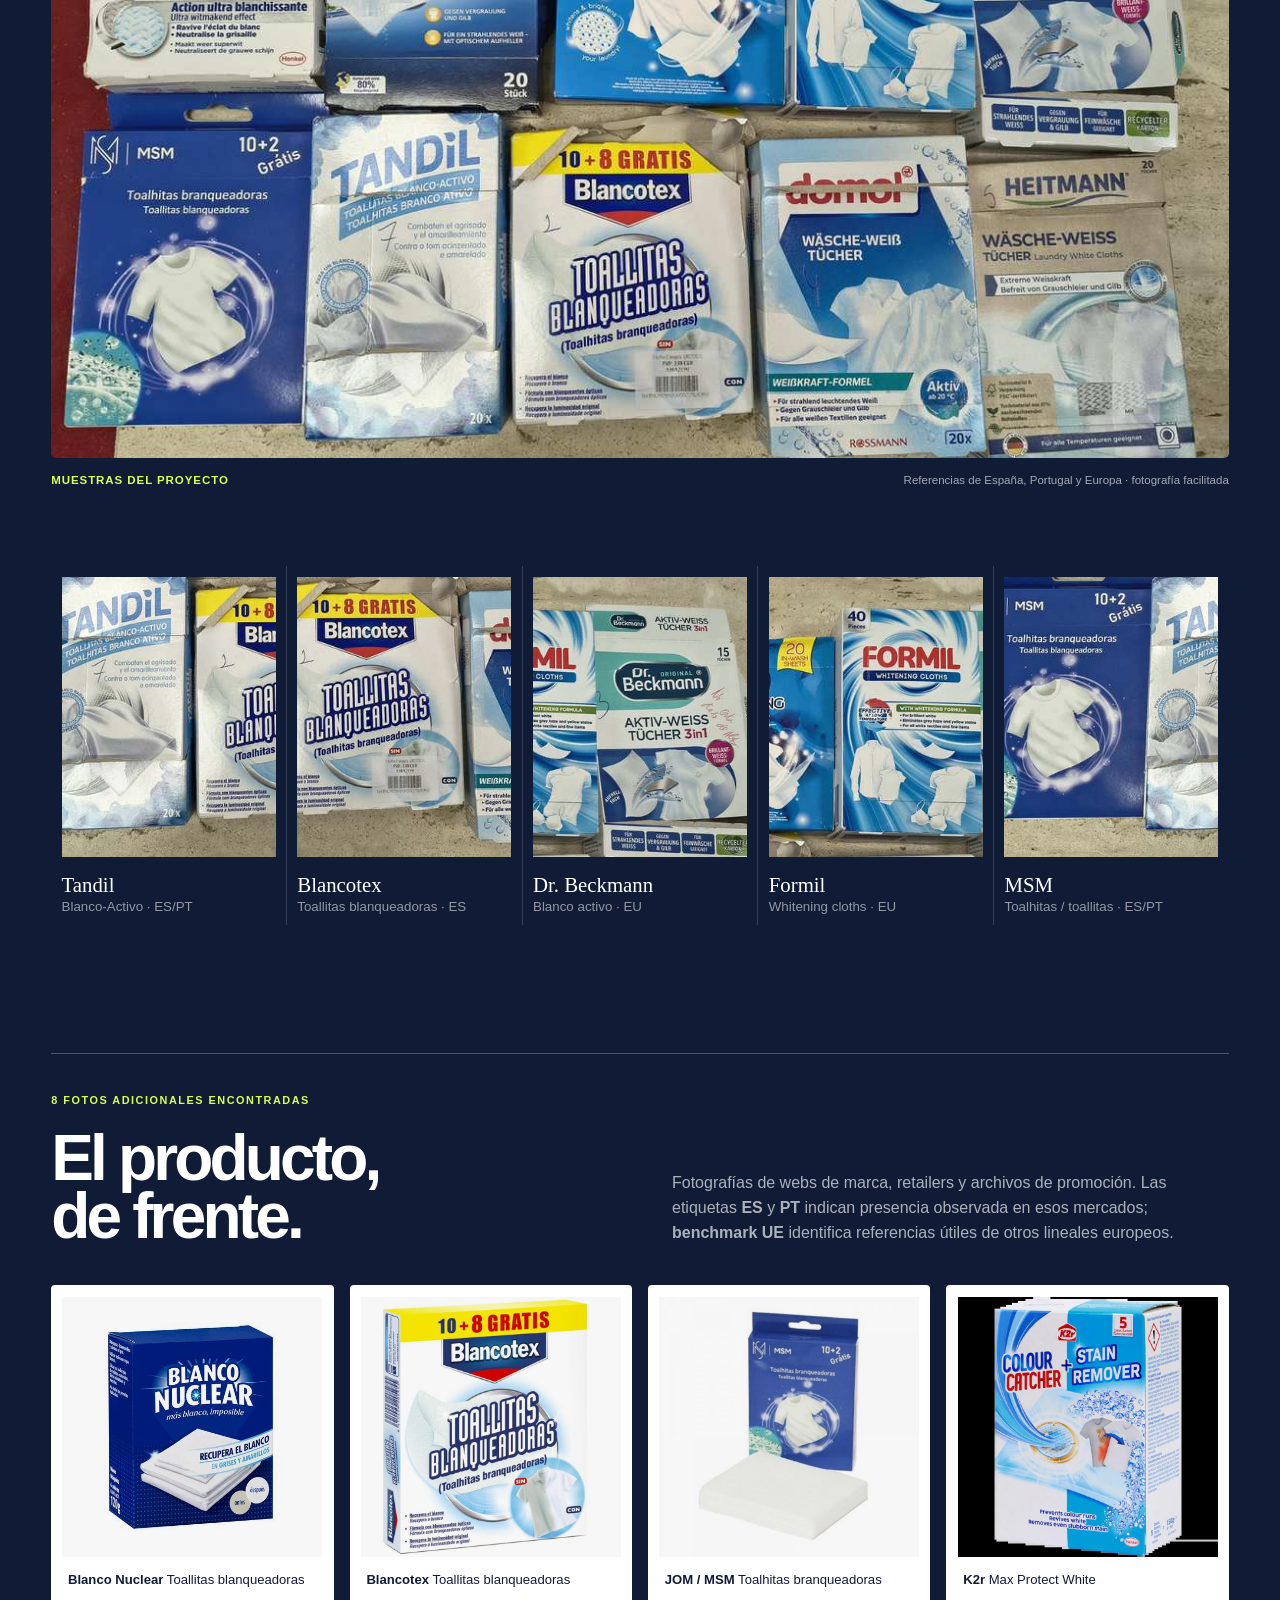
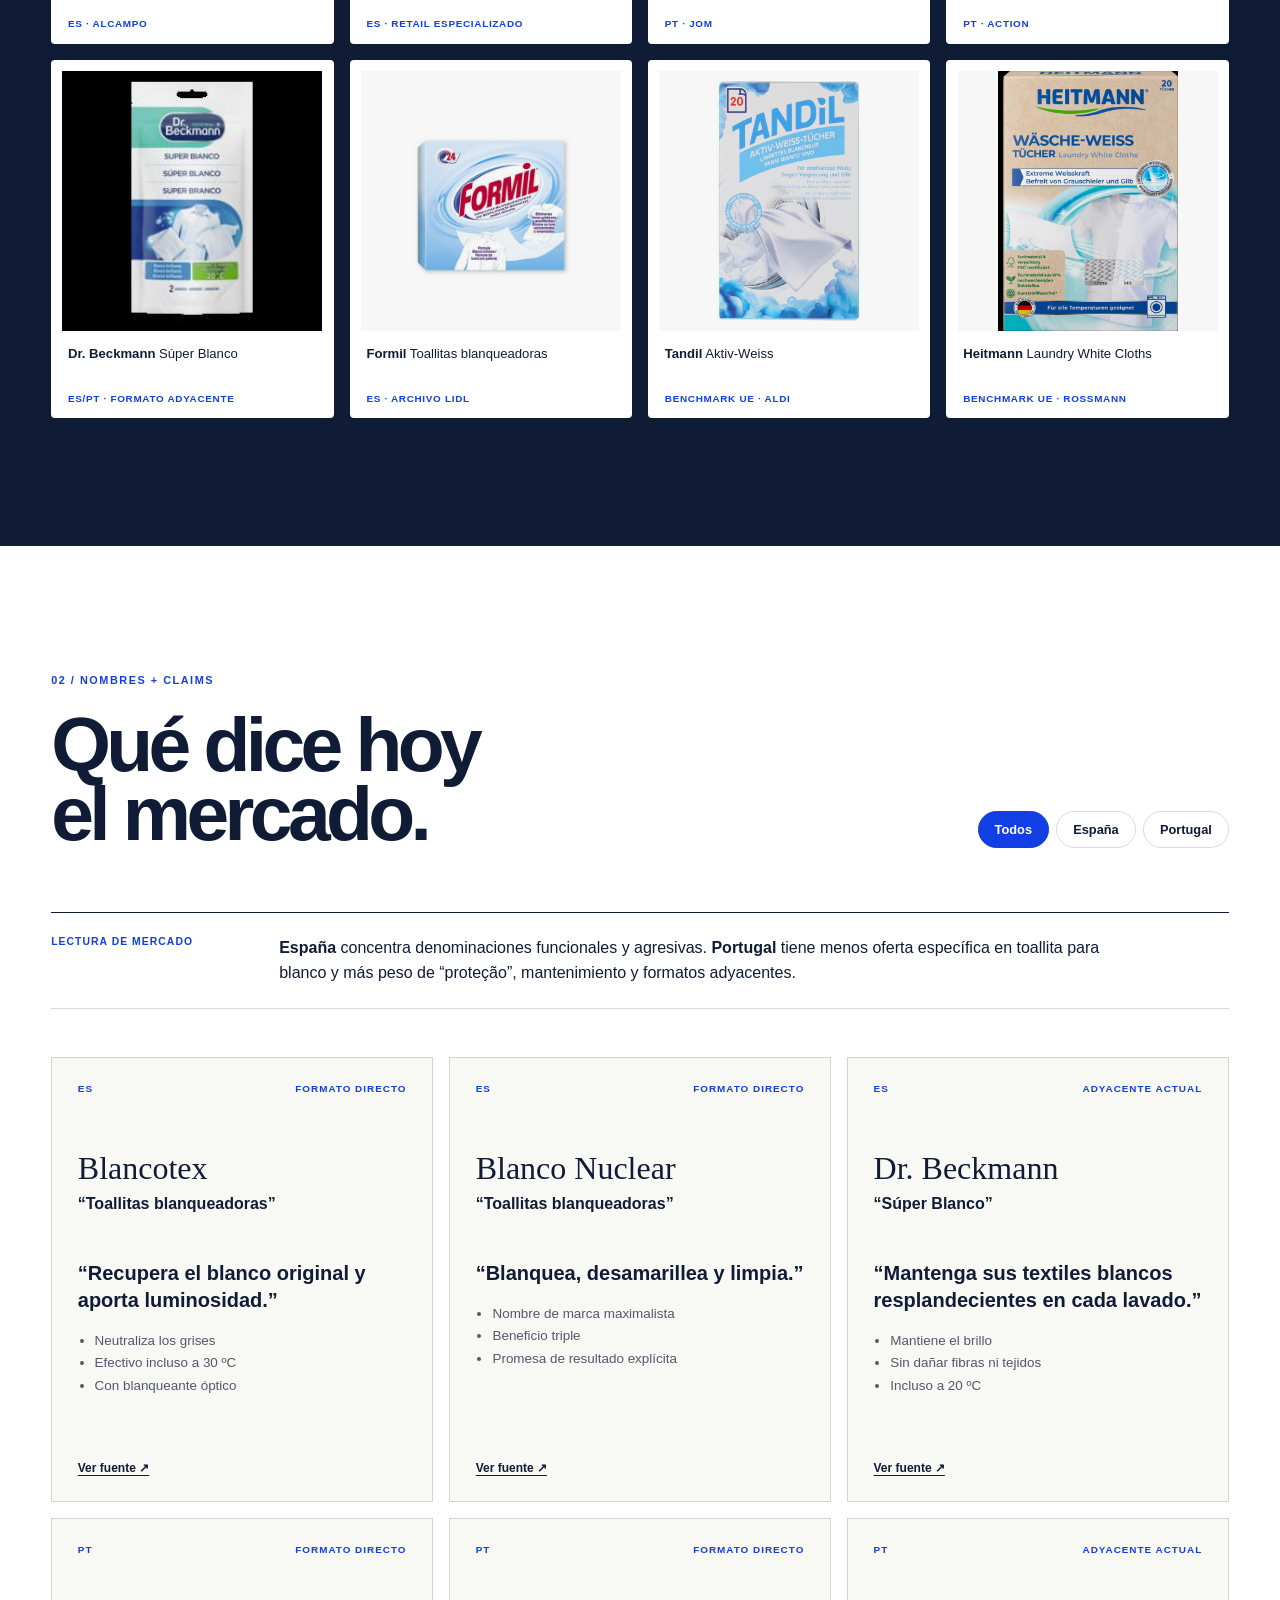
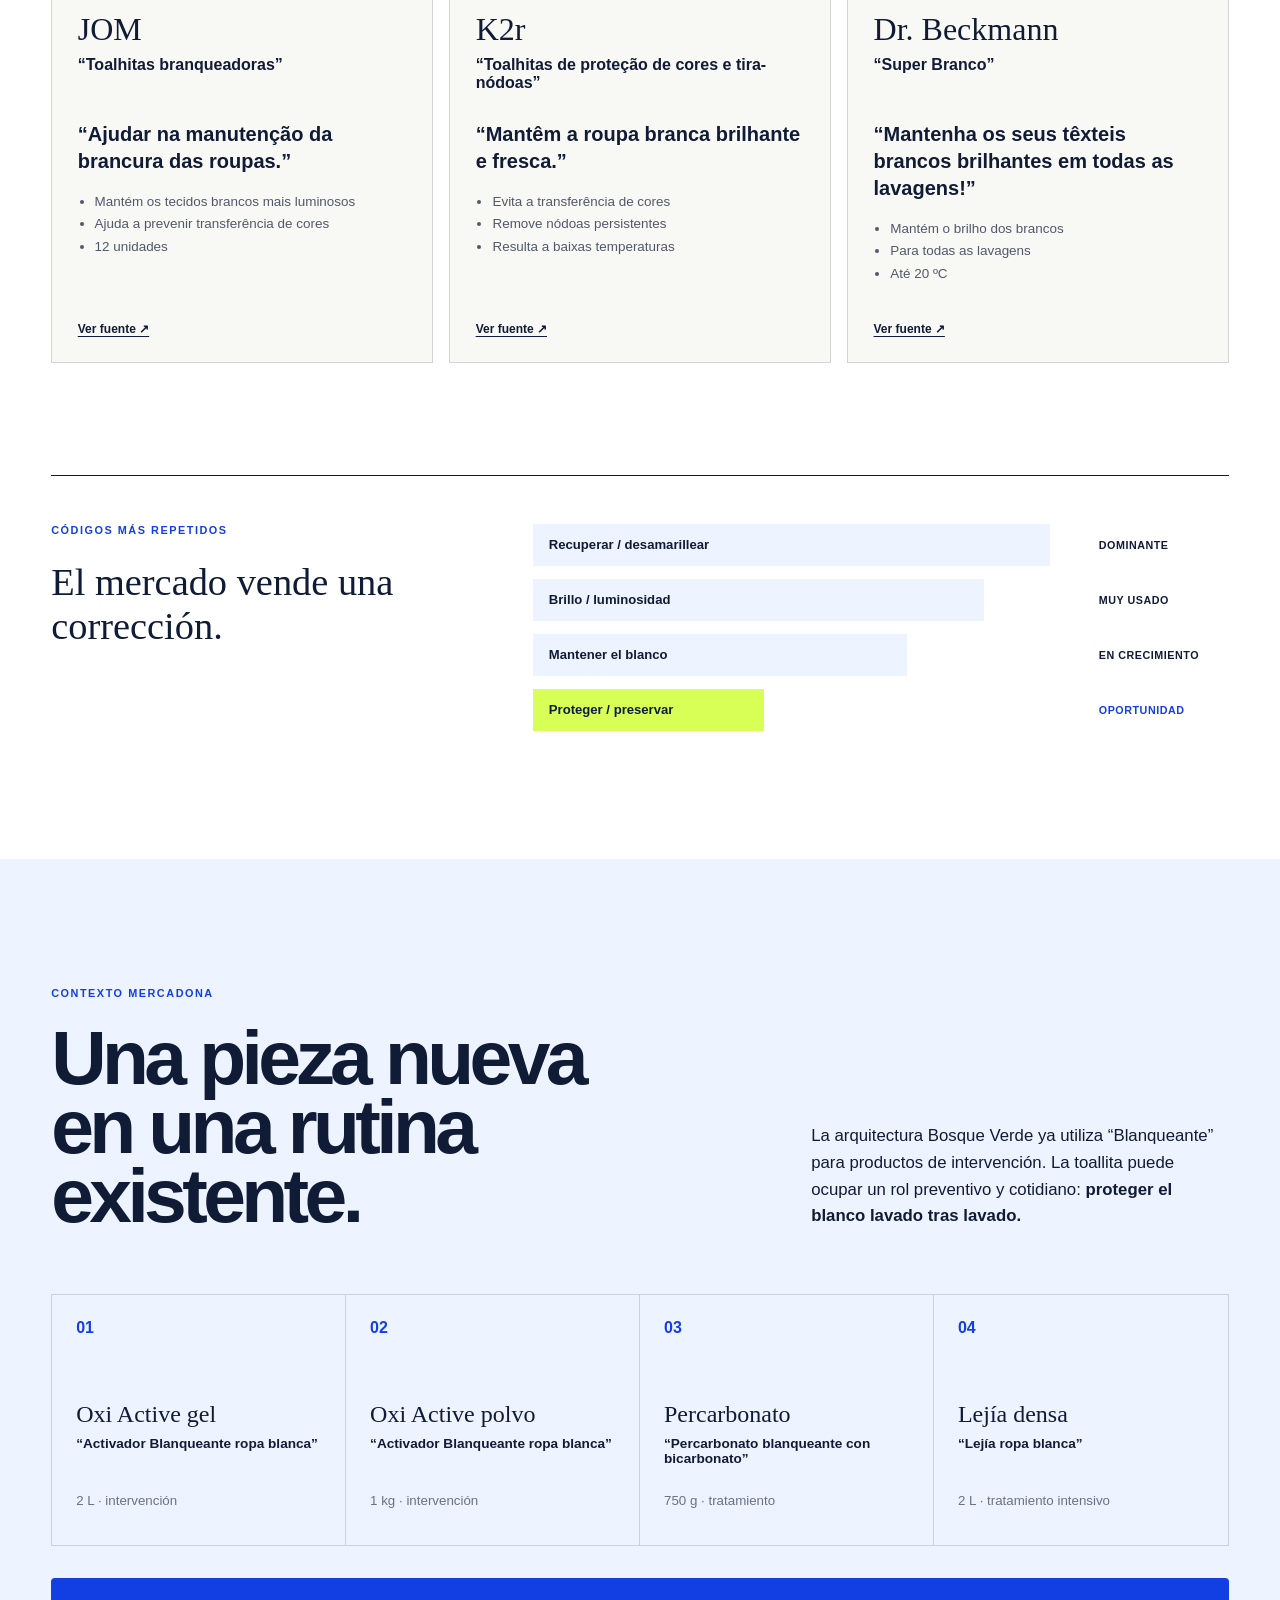
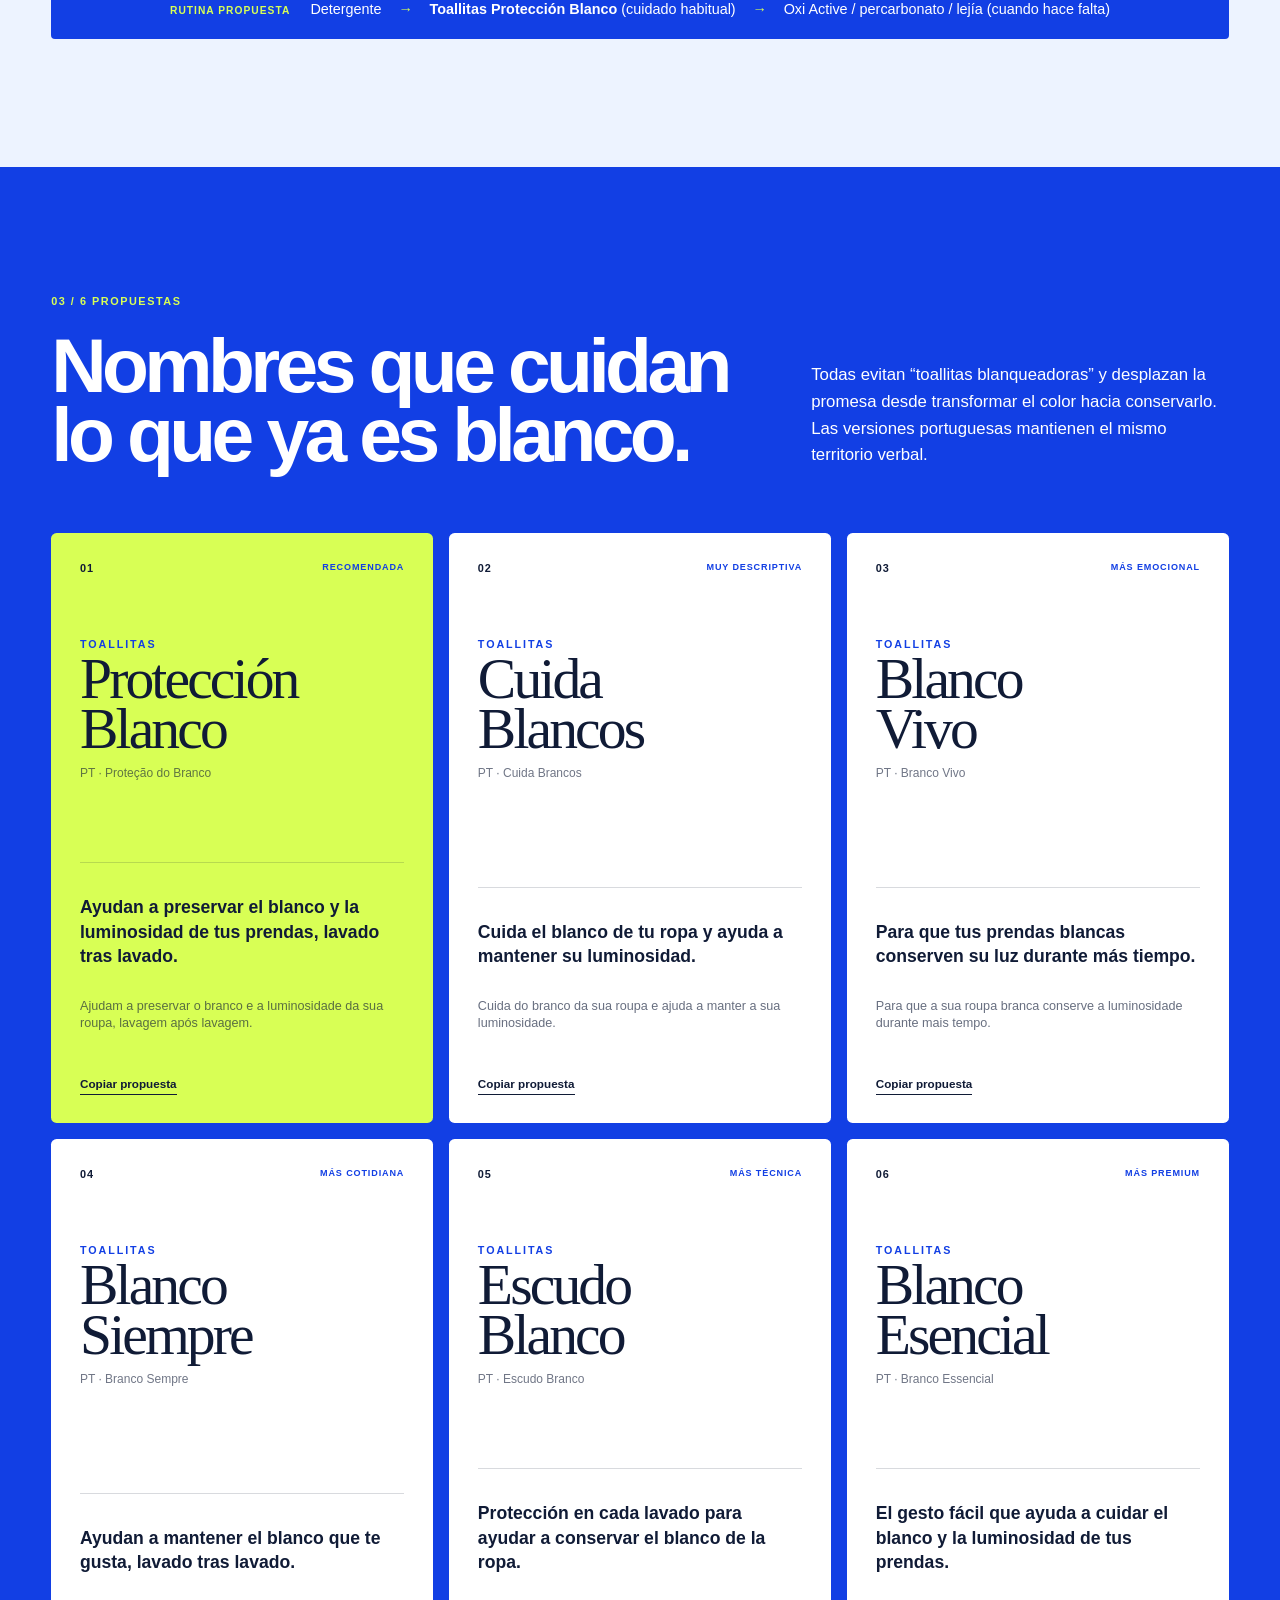
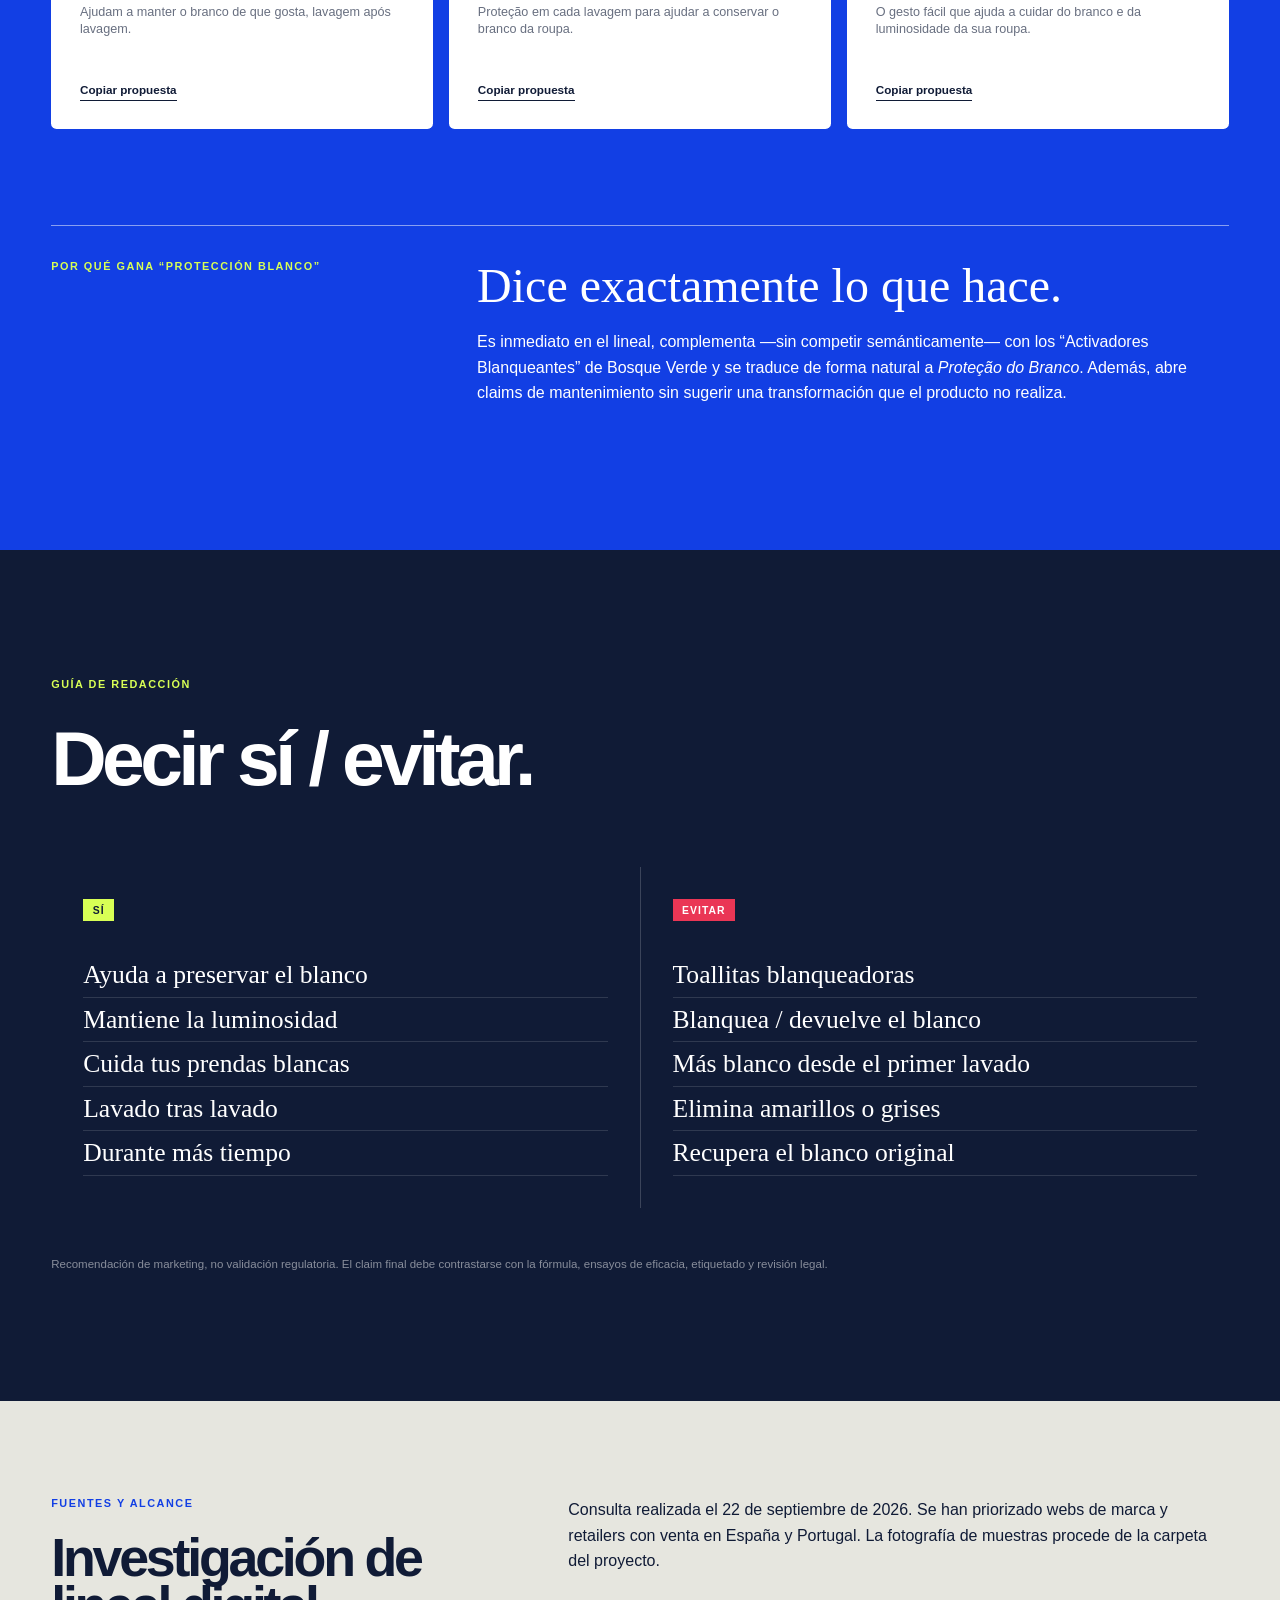
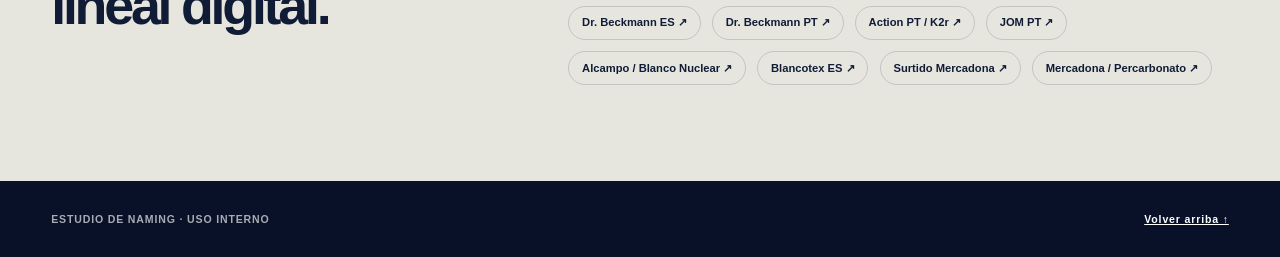
<file: proteccion-blanco-estudio/index.html>
<!doctype html>
<html lang="es">
<head>
  <meta charset="utf-8">
  <meta name="viewport" content="width=device-width, initial-scale=1">
  <meta name="description" content="Estudio de naming y claims para toallitas que ayudan a preservar el blanco de la ropa en España y Portugal.">
  <title>Preservar el blanco · Estudio ES/PT</title>
  <link rel="stylesheet" href="styles.css">
</head>
<body>
  <header class="site-header">
    <a class="brand" href="#inicio" aria-label="Ir al inicio">
      <span class="brand-mark" aria-hidden="true">✦</span>
      <span>WHITE<span>LAB</span></span>
    </a>
    <nav aria-label="Navegación principal">
      <a href="#competencia">01 Competencia</a>
      <a class="new-gallery-link" href="#galeria-ampliada">+ 8 fotos nuevas</a>
      <a href="#lenguaje">02 Nombres + claims</a>
      <a href="#propuestas">03 Propuestas</a>
    </nav>
  </header>

  <main id="inicio">
    <section class="hero">
      <div class="hero-copy">
        <p class="eyebrow">ESTUDIO DE MERCADO · ESPAÑA + PORTUGAL · 22.09.2026</p>
        <h1>El blanco no tiene que ser <em>más</em> blanco.<br>Puede seguir siendo blanco.</h1>
        <p class="hero-lead">Territorio de naming y claims para unas toallitas que <strong>ayudan a preservar el blanco y la luminosidad</strong> de la ropa, sin prometer que blanquean.</p>
        <a class="primary-link" href="#propuestas">Ver las 6 propuestas <span aria-hidden="true">↓</span></a>
      </div>
      <div class="hero-note" aria-label="Recomendación principal">
        <span class="note-index">RECOMENDACIÓN</span>
        <strong>Protección Blanco</strong>
        <p>La denominación más clara, funcional y trasladable a Portugal.</p>
        <span class="translation">PT · Proteção do Branco</span>
      </div>
    </section>

    <section class="snapshot" aria-label="Resumen ejecutivo">
      <article>
        <span>01</span>
        <p><strong>La categoría exagera.</strong> “Blanquea”, “recupera” y “más blanco” dominan el lineal.</p>
      </article>
      <article>
        <span>02</span>
        <p><strong>La oportunidad es el cuidado.</strong> “Mantiene”, “protege” y “preserva” son más creíbles.</p>
      </article>
      <article>
        <span>03</span>
        <p><strong>Mercadona ya posee “blanqueante”.</strong> Conviene crear un peldaño complementario, no duplicarlo.</p>
      </article>
    </section>

    <section id="competencia" class="section section-dark">
      <div class="section-heading">
        <div>
          <p class="section-number">01 / FOTOS DE LA COMPETENCIA</p>
          <h2>Un código visual<br>prácticamente único.</h2>
        </div>
        <p>Azul intenso, blanco óptico, destellos, camisas y lavadoras. El lenguaje visual transmite eficacia técnica; deja poco espacio para una propuesta más contemporánea de cuidado.<br><a class="jump-to-gallery" href="#galeria-ampliada">Ver las 8 fotos nuevas ↓</a></p>
      </div>

      <figure class="field-photo">
        <img src="assets/competencia-general.jpg" alt="Muestras de productos para el cuidado del blanco: Sublim Blanc, Blink, Endless Scent, Formil, Dr. Beckmann, MSM, Tandil, Blancotex, Domol y Heitmann.">
        <figcaption><span>MUESTRAS DEL PROYECTO</span> Referencias de España, Portugal y Europa · fotografía facilitada</figcaption>
      </figure>

      <div class="pack-strip" aria-label="Detalle de envases de la fotografía">
        <article><div class="pack-crop crop-tandil" role="img" aria-label="Envase Tandil Toallitas Blanco-Activo"></div><span>Tandil</span><small>Blanco-Activo · ES/PT</small></article>
        <article><div class="pack-crop crop-blancotex" role="img" aria-label="Envase Blancotex Toallitas Blanqueadoras"></div><span>Blancotex</span><small>Toallitas blanqueadoras · ES</small></article>
        <article><div class="pack-crop crop-beckmann" role="img" aria-label="Envase Dr. Beckmann Aktiv-Weiss Tücher"></div><span>Dr. Beckmann</span><small>Blanco activo · EU</small></article>
        <article><div class="pack-crop crop-formil" role="img" aria-label="Envase Formil Whitening Cloths"></div><span>Formil</span><small>Whitening cloths · EU</small></article>
        <article><div class="pack-crop crop-msm" role="img" aria-label="Envase MSM Toallitas blanqueadoras"></div><span>MSM</span><small>Toalhitas / toallitas · ES/PT</small></article>
      </div>

      <div id="galeria-ampliada" class="found-gallery-heading">
        <div>
          <p class="section-number">8 FOTOS ADICIONALES ENCONTRADAS</p>
          <h3>El producto,<br>de frente.</h3>
        </div>
        <p>Fotografías de webs de marca, retailers y archivos de promoción. Las etiquetas <strong>ES</strong> y <strong>PT</strong> indican presencia observada en esos mercados; <strong>benchmark UE</strong> identifica referencias útiles de otros lineales europeos.</p>
      </div>

      <div class="research-gallery">
        <figure>
          <a href="https://www.compraonline.alcampo.es/products/blanco-nuclear-toallitas-blanqueadoras-blanquea-desamarillea-y-limpia-blanco-nuclear-6-uds/42358" target="_blank" rel="noreferrer"><img src="assets/blanco-nuclear.jpg" alt="Caja de Blanco Nuclear Toallitas blanqueadoras, 6 unidades"></a>
          <figcaption><span><b>Blanco Nuclear</b> Toallitas blanqueadoras</span><small>ES · Alcampo</small></figcaption>
        </figure>
        <figure>
          <a href="https://productoslimpiezayaseo.es/es/catalogo/2686-toallita-blanqueadora-blancotex-18-uds.html" target="_blank" rel="noreferrer"><img src="assets/blancotex.jpg" alt="Caja de Blancotex Toallitas blanqueadoras"></a>
          <figcaption><span><b>Blancotex</b> Toallitas blanqueadoras</span><small>ES · Retail especializado</small></figcaption>
        </figure>
        <figure>
          <a href="https://www.jom.pt/pt/utilidades/toalhitas-branqueadoras-roupa-jom-24385_p71051.html" target="_blank" rel="noreferrer"><img src="assets/jom.jpg" alt="Caja de JOM y MSM Toalhitas branqueadoras, 12 unidades"></a>
          <figcaption><span><b>JOM / MSM</b> Toalhitas branqueadoras</span><small>PT · JOM</small></figcaption>
        </figure>
        <figure>
          <a href="https://www.action.com/pt-pt/p/3213121/toalhitas-de-protecao-de-cores-e-tira-nodoas-k2r/" target="_blank" rel="noreferrer"><img src="assets/k2r.jpg" alt="Envase K2r Colour Catcher Max Protect White"></a>
          <figcaption><span><b>K2r</b> Max Protect White</span><small>PT · Action</small></figcaption>
        </figure>
        <figure>
          <a href="https://www.dr-beckmann.com/es-es/cuidado-de-la-ropa/ropa-blanca/super-blanco-56763-es/" target="_blank" rel="noreferrer"><img src="assets/dr-beckmann-super-blanco.jpg" alt="Envase Dr. Beckmann Súper Blanco"></a>
          <figcaption><span><b>Dr. Beckmann</b> Súper Blanco</span><small>ES/PT · Formato adyacente</small></figcaption>
        </figure>
        <figure>
          <a href="https://archivana.com/es/es/lidl/pgqvd/" target="_blank" rel="noreferrer"><img src="assets/formil.jpg" alt="Caja Formil Toallitas blanqueadoras para ropa blanca, 24 unidades"></a>
          <figcaption><span><b>Formil</b> Toallitas blanqueadoras</span><small>ES · Archivo Lidl</small></figcaption>
        </figure>
        <figure>
          <a href="https://www.aldi-now.ch/de/tandil-aktiv-weiss-tucher/156128002" target="_blank" rel="noreferrer"><img src="assets/tandil.jpg" alt="Caja Tandil Aktiv-Weiss-Tücher"></a>
          <figcaption><span><b>Tandil</b> Aktiv-Weiss</span><small>Benchmark UE · Aldi</small></figcaption>
        </figure>
        <figure>
          <a href="https://www.rossmann.pl/Produkt/Dodatki-do-prania/Heitmann-chusteczki-wybielajace-20-szt%2C2014199%2C8330" target="_blank" rel="noreferrer"><img src="assets/heitmann.jpg" alt="Caja Heitmann Wäsche-Weiss Tücher, 20 unidades"></a>
          <figcaption><span><b>Heitmann</b> Laundry White Cloths</span><small>Benchmark UE · Rossmann</small></figcaption>
        </figure>
      </div>
    </section>

    <section id="lenguaje" class="section language-section">
      <div class="section-heading light">
        <div>
          <p class="section-number">02 / NOMBRES + CLAIMS</p>
          <h2>Qué dice hoy<br>el mercado.</h2>
        </div>
        <div class="market-switch" role="group" aria-label="Filtrar referencias por mercado">
          <button class="is-active" type="button" data-market="all">Todos</button>
          <button type="button" data-market="es">España</button>
          <button type="button" data-market="pt">Portugal</button>
        </div>
      </div>

      <div class="market-note">
        <span>LECTURA DE MERCADO</span>
        <p><strong>España</strong> concentra denominaciones funcionales y agresivas. <strong>Portugal</strong> tiene menos oferta específica en toallita para blanco y más peso de “proteção”, mantenimiento y formatos adyacentes.</p>
      </div>

      <div class="competitor-grid">
        <article class="competitor-card" data-country="es">
          <div class="card-meta"><span>ES</span><span>FORMATO DIRECTO</span></div>
          <h3>Blancotex</h3>
          <p class="product-name">“Toallitas blanqueadoras”</p>
          <blockquote>“Recupera el blanco original y aporta luminosidad.”</blockquote>
          <ul><li>Neutraliza los grises</li><li>Efectivo incluso a 30 ºC</li><li>Con blanqueante óptico</li></ul>
          <a href="https://productoslimpiezayaseo.es/es/catalogo/2686-toallita-blanqueadora-blancotex-18-uds.html" target="_blank" rel="noreferrer">Ver fuente ↗</a>
        </article>

        <article class="competitor-card" data-country="es">
          <div class="card-meta"><span>ES</span><span>FORMATO DIRECTO</span></div>
          <h3>Blanco Nuclear</h3>
          <p class="product-name">“Toallitas blanqueadoras”</p>
          <blockquote>“Blanquea, desamarillea y limpia.”</blockquote>
          <ul><li>Nombre de marca maximalista</li><li>Beneficio triple</li><li>Promesa de resultado explícita</li></ul>
          <a href="https://www.compraonline.alcampo.es/products/blanco-nuclear-toallitas-blanqueadoras-blanquea-desamarillea-y-limpia-blanco-nuclear-6-uds/42358" target="_blank" rel="noreferrer">Ver fuente ↗</a>
        </article>

        <article class="competitor-card" data-country="es">
          <div class="card-meta"><span>ES</span><span>ADYACENTE ACTUAL</span></div>
          <h3>Dr. Beckmann</h3>
          <p class="product-name">“Súper Blanco”</p>
          <blockquote>“Mantenga sus textiles blancos resplandecientes en cada lavado.”</blockquote>
          <ul><li>Mantiene el brillo</li><li>Sin dañar fibras ni tejidos</li><li>Incluso a 20 ºC</li></ul>
          <a href="https://www.dr-beckmann.com/es-es/cuidado-de-la-ropa/ropa-blanca/super-blanco-56763-es/" target="_blank" rel="noreferrer">Ver fuente ↗</a>
        </article>

        <article class="competitor-card" data-country="pt">
          <div class="card-meta"><span>PT</span><span>FORMATO DIRECTO</span></div>
          <h3>JOM</h3>
          <p class="product-name">“Toalhitas branqueadoras”</p>
          <blockquote>“Ajudar na manutenção da brancura das roupas.”</blockquote>
          <ul><li>Mantém os tecidos brancos mais luminosos</li><li>Ajuda a prevenir transferência de cores</li><li>12 unidades</li></ul>
          <a href="https://www.jom.pt/pt/utilidades/toalhitas-branqueadoras-roupa-jom-24385_p71051.html" target="_blank" rel="noreferrer">Ver fuente ↗</a>
        </article>

        <article class="competitor-card" data-country="pt">
          <div class="card-meta"><span>PT</span><span>FORMATO DIRECTO</span></div>
          <h3>K2r</h3>
          <p class="product-name">“Toalhitas de proteção de cores e tira-nódoas”</p>
          <blockquote>“Mantêm a roupa branca brilhante e fresca.”</blockquote>
          <ul><li>Evita a transferência de cores</li><li>Remove nódoas persistentes</li><li>Resulta a baixas temperaturas</li></ul>
          <a href="https://www.action.com/pt-pt/p/3213121/toalhitas-de-protecao-de-cores-e-tira-nodoas-k2r/" target="_blank" rel="noreferrer">Ver fuente ↗</a>
        </article>

        <article class="competitor-card" data-country="pt">
          <div class="card-meta"><span>PT</span><span>ADYACENTE ACTUAL</span></div>
          <h3>Dr. Beckmann</h3>
          <p class="product-name">“Super Branco”</p>
          <blockquote>“Mantenha os seus têxteis brancos brilhantes em todas as lavagens!”</blockquote>
          <ul><li>Mantém o brilho dos brancos</li><li>Para todas as lavagens</li><li>Até 20 ºC</li></ul>
          <a href="https://www.dr-beckmann.com/pt-pt/roupa/lavagem-de-roupa-branca/super-branco-56763-pt/" target="_blank" rel="noreferrer">Ver fuente ↗</a>
        </article>
      </div>

      <div class="claim-map">
        <div>
          <p class="mini-label">CÓDIGOS MÁS REPETIDOS</p>
          <h3>El mercado vende una corrección.</h3>
        </div>
        <div class="claim-bars" aria-label="Territorios de claim observados">
          <div><span style="--w:94%">Recuperar / desamarillear</span><strong>Dominante</strong></div>
          <div><span style="--w:82%">Brillo / luminosidad</span><strong>Muy usado</strong></div>
          <div><span style="--w:68%">Mantener el blanco</span><strong>En crecimiento</strong></div>
          <div class="opportunity"><span style="--w:42%">Proteger / preservar</span><strong>Oportunidad</strong></div>
        </div>
      </div>
    </section>

    <section class="section mercadona-section">
      <div class="section-heading light">
        <div>
          <p class="section-number">CONTEXTO MERCADONA</p>
          <h2>Una pieza nueva<br>en una rutina existente.</h2>
        </div>
        <p>La arquitectura Bosque Verde ya utiliza “Blanqueante” para productos de intervención. La toallita puede ocupar un rol preventivo y cotidiano: <strong>proteger el blanco lavado tras lavado.</strong></p>
      </div>
      <div class="mercadona-lineup">
        <article><span>01</span><h3>Oxi Active gel</h3><p>“Activador Blanqueante ropa blanca”</p><small>2 L · intervención</small></article>
        <article><span>02</span><h3>Oxi Active polvo</h3><p>“Activador Blanqueante ropa blanca”</p><small>1 kg · intervención</small></article>
        <article><span>03</span><h3>Percarbonato</h3><p>“Percarbonato blanqueante con bicarbonato”</p><small>750 g · tratamiento</small></article>
        <article><span>04</span><h3>Lejía densa</h3><p>“Lejía ropa blanca”</p><small>2 L · tratamiento intensivo</small></article>
      </div>
      <p class="architecture"><span>RUTINA PROPUESTA</span> Detergente <b>→</b> <strong>Toallitas Protección Blanco</strong> (cuidado habitual) <b>→</b> Oxi Active / percarbonato / lejía (cuando hace falta)</p>
    </section>

    <section id="propuestas" class="section proposal-section">
      <div class="section-heading">
        <div>
          <p class="section-number">03 / 6 PROPUESTAS</p>
          <h2>Nombres que cuidan<br>lo que ya es blanco.</h2>
        </div>
        <p>Todas evitan “toallitas blanqueadoras” y desplazan la promesa desde transformar el color hacia conservarlo. Las versiones portuguesas mantienen el mismo territorio verbal.</p>
      </div>

      <div class="proposal-grid">
        <article class="proposal-card recommended">
          <div class="proposal-top"><span>01</span><small>RECOMENDADA</small></div>
          <p class="descriptor">TOALLITAS</p>
          <h3>Protección<br>Blanco</h3>
          <p class="pt-name">PT · Proteção do Branco</p>
          <blockquote>Ayudan a preservar el blanco y la luminosidad de tus prendas, lavado tras lavado.</blockquote>
          <p class="pt-claim">Ajudam a preservar o branco e a luminosidade da sua roupa, lavagem após lavagem.</p>
          <button class="copy-button" type="button" data-copy="Toallitas Protección Blanco — Ayudan a preservar el blanco y la luminosidad de tus prendas, lavado tras lavado.">Copiar propuesta</button>
        </article>

        <article class="proposal-card">
          <div class="proposal-top"><span>02</span><small>MUY DESCRIPTIVA</small></div>
          <p class="descriptor">TOALLITAS</p>
          <h3>Cuida<br>Blancos</h3>
          <p class="pt-name">PT · Cuida Brancos</p>
          <blockquote>Cuida el blanco de tu ropa y ayuda a mantener su luminosidad.</blockquote>
          <p class="pt-claim">Cuida do branco da sua roupa e ajuda a manter a sua luminosidade.</p>
          <button class="copy-button" type="button" data-copy="Toallitas Cuida Blancos — Cuida el blanco de tu ropa y ayuda a mantener su luminosidad.">Copiar propuesta</button>
        </article>

        <article class="proposal-card">
          <div class="proposal-top"><span>03</span><small>MÁS EMOCIONAL</small></div>
          <p class="descriptor">TOALLITAS</p>
          <h3>Blanco<br>Vivo</h3>
          <p class="pt-name">PT · Branco Vivo</p>
          <blockquote>Para que tus prendas blancas conserven su luz durante más tiempo.</blockquote>
          <p class="pt-claim">Para que a sua roupa branca conserve a luminosidade durante mais tempo.</p>
          <button class="copy-button" type="button" data-copy="Toallitas Blanco Vivo — Para que tus prendas blancas conserven su luz durante más tiempo.">Copiar propuesta</button>
        </article>

        <article class="proposal-card">
          <div class="proposal-top"><span>04</span><small>MÁS COTIDIANA</small></div>
          <p class="descriptor">TOALLITAS</p>
          <h3>Blanco<br>Siempre</h3>
          <p class="pt-name">PT · Branco Sempre</p>
          <blockquote>Ayudan a mantener el blanco que te gusta, lavado tras lavado.</blockquote>
          <p class="pt-claim">Ajudam a manter o branco de que gosta, lavagem após lavagem.</p>
          <button class="copy-button" type="button" data-copy="Toallitas Blanco Siempre — Ayudan a mantener el blanco que te gusta, lavado tras lavado.">Copiar propuesta</button>
        </article>

        <article class="proposal-card">
          <div class="proposal-top"><span>05</span><small>MÁS TÉCNICA</small></div>
          <p class="descriptor">TOALLITAS</p>
          <h3>Escudo<br>Blanco</h3>
          <p class="pt-name">PT · Escudo Branco</p>
          <blockquote>Protección en cada lavado para ayudar a conservar el blanco de la ropa.</blockquote>
          <p class="pt-claim">Proteção em cada lavagem para ajudar a conservar o branco da roupa.</p>
          <button class="copy-button" type="button" data-copy="Toallitas Escudo Blanco — Protección en cada lavado para ayudar a conservar el blanco de la ropa.">Copiar propuesta</button>
        </article>

        <article class="proposal-card">
          <div class="proposal-top"><span>06</span><small>MÁS PREMIUM</small></div>
          <p class="descriptor">TOALLITAS</p>
          <h3>Blanco<br>Esencial</h3>
          <p class="pt-name">PT · Branco Essencial</p>
          <blockquote>El gesto fácil que ayuda a cuidar el blanco y la luminosidad de tus prendas.</blockquote>
          <p class="pt-claim">O gesto fácil que ajuda a cuidar do branco e da luminosidade da sua roupa.</p>
          <button class="copy-button" type="button" data-copy="Toallitas Blanco Esencial — El gesto fácil que ayuda a cuidar el blanco y la luminosidad de tus prendas.">Copiar propuesta</button>
        </article>
      </div>

      <div class="recommendation-panel">
        <p class="mini-label">POR QUÉ GANA “PROTECCIÓN BLANCO”</p>
        <div>
          <h3>Dice exactamente lo que hace.</h3>
          <p>Es inmediato en el lineal, complementa —sin competir semánticamente— con los “Activadores Blanqueantes” de Bosque Verde y se traduce de forma natural a <em>Proteção do Branco</em>. Además, abre claims de mantenimiento sin sugerir una transformación que el producto no realiza.</p>
        </div>
      </div>
    </section>

    <section class="section guardrails-section">
      <p class="section-number">GUÍA DE REDACCIÓN</p>
      <h2>Decir sí / evitar.</h2>
      <div class="guardrail-grid">
        <div class="do"><span>SÍ</span><ul><li>Ayuda a preservar el blanco</li><li>Mantiene la luminosidad</li><li>Cuida tus prendas blancas</li><li>Lavado tras lavado</li><li>Durante más tiempo</li></ul></div>
        <div class="dont"><span>EVITAR</span><ul><li>Toallitas blanqueadoras</li><li>Blanquea / devuelve el blanco</li><li>Más blanco desde el primer lavado</li><li>Elimina amarillos o grises</li><li>Recupera el blanco original</li></ul></div>
      </div>
      <p class="legal-note">Recomendación de marketing, no validación regulatoria. El claim final debe contrastarse con la fórmula, ensayos de eficacia, etiquetado y revisión legal.</p>
    </section>

    <section class="sources-section">
      <div>
        <p class="section-number">FUENTES Y ALCANCE</p>
        <h2>Investigación de lineal digital.</h2>
      </div>
      <div>
        <p>Consulta realizada el 22 de septiembre de 2026. Se han priorizado webs de marca y retailers con venta en España y Portugal. La fotografía de muestras procede de la carpeta del proyecto.</p>
        <div class="source-links">
          <a href="https://www.dr-beckmann.com/es-es/cuidado-de-la-ropa/ropa-blanca/super-blanco-56763-es/" target="_blank" rel="noreferrer">Dr. Beckmann ES ↗</a>
          <a href="https://www.dr-beckmann.com/pt-pt/roupa/lavagem-de-roupa-branca/super-branco-56763-pt/" target="_blank" rel="noreferrer">Dr. Beckmann PT ↗</a>
          <a href="https://www.action.com/pt-pt/p/3213121/toalhitas-de-protecao-de-cores-e-tira-nodoas-k2r/" target="_blank" rel="noreferrer">Action PT / K2r ↗</a>
          <a href="https://www.jom.pt/pt/utilidades/toalhitas-branqueadoras-roupa-jom-24385_p71051.html" target="_blank" rel="noreferrer">JOM PT ↗</a>
          <a href="https://www.compraonline.alcampo.es/products/blanco-nuclear-toallitas-blanqueadoras-blanquea-desamarillea-y-limpia-blanco-nuclear-6-uds/42358" target="_blank" rel="noreferrer">Alcampo / Blanco Nuclear ↗</a>
          <a href="https://productoslimpiezayaseo.es/es/catalogo/2686-toallita-blanqueadora-blancotex-18-uds.html" target="_blank" rel="noreferrer">Blancotex ES ↗</a>
          <a href="https://cestio.es/mercadona/limpieza-y-hogar/detergente-y-suavizante-ropa/activador-y-antical-lavadora" target="_blank" rel="noreferrer">Surtido Mercadona ↗</a>
          <a href="https://www.youtube.com/watch?v=0iujCNbmOHo" target="_blank" rel="noreferrer">Mercadona / Percarbonato ↗</a>
        </div>
      </div>
    </section>
  </main>

  <footer>
    <span>ESTUDIO DE NAMING · USO INTERNO</span>
    <a href="#inicio">Volver arriba ↑</a>
  </footer>
  <script src="script.js"></script>
</body>
</html>
</file>
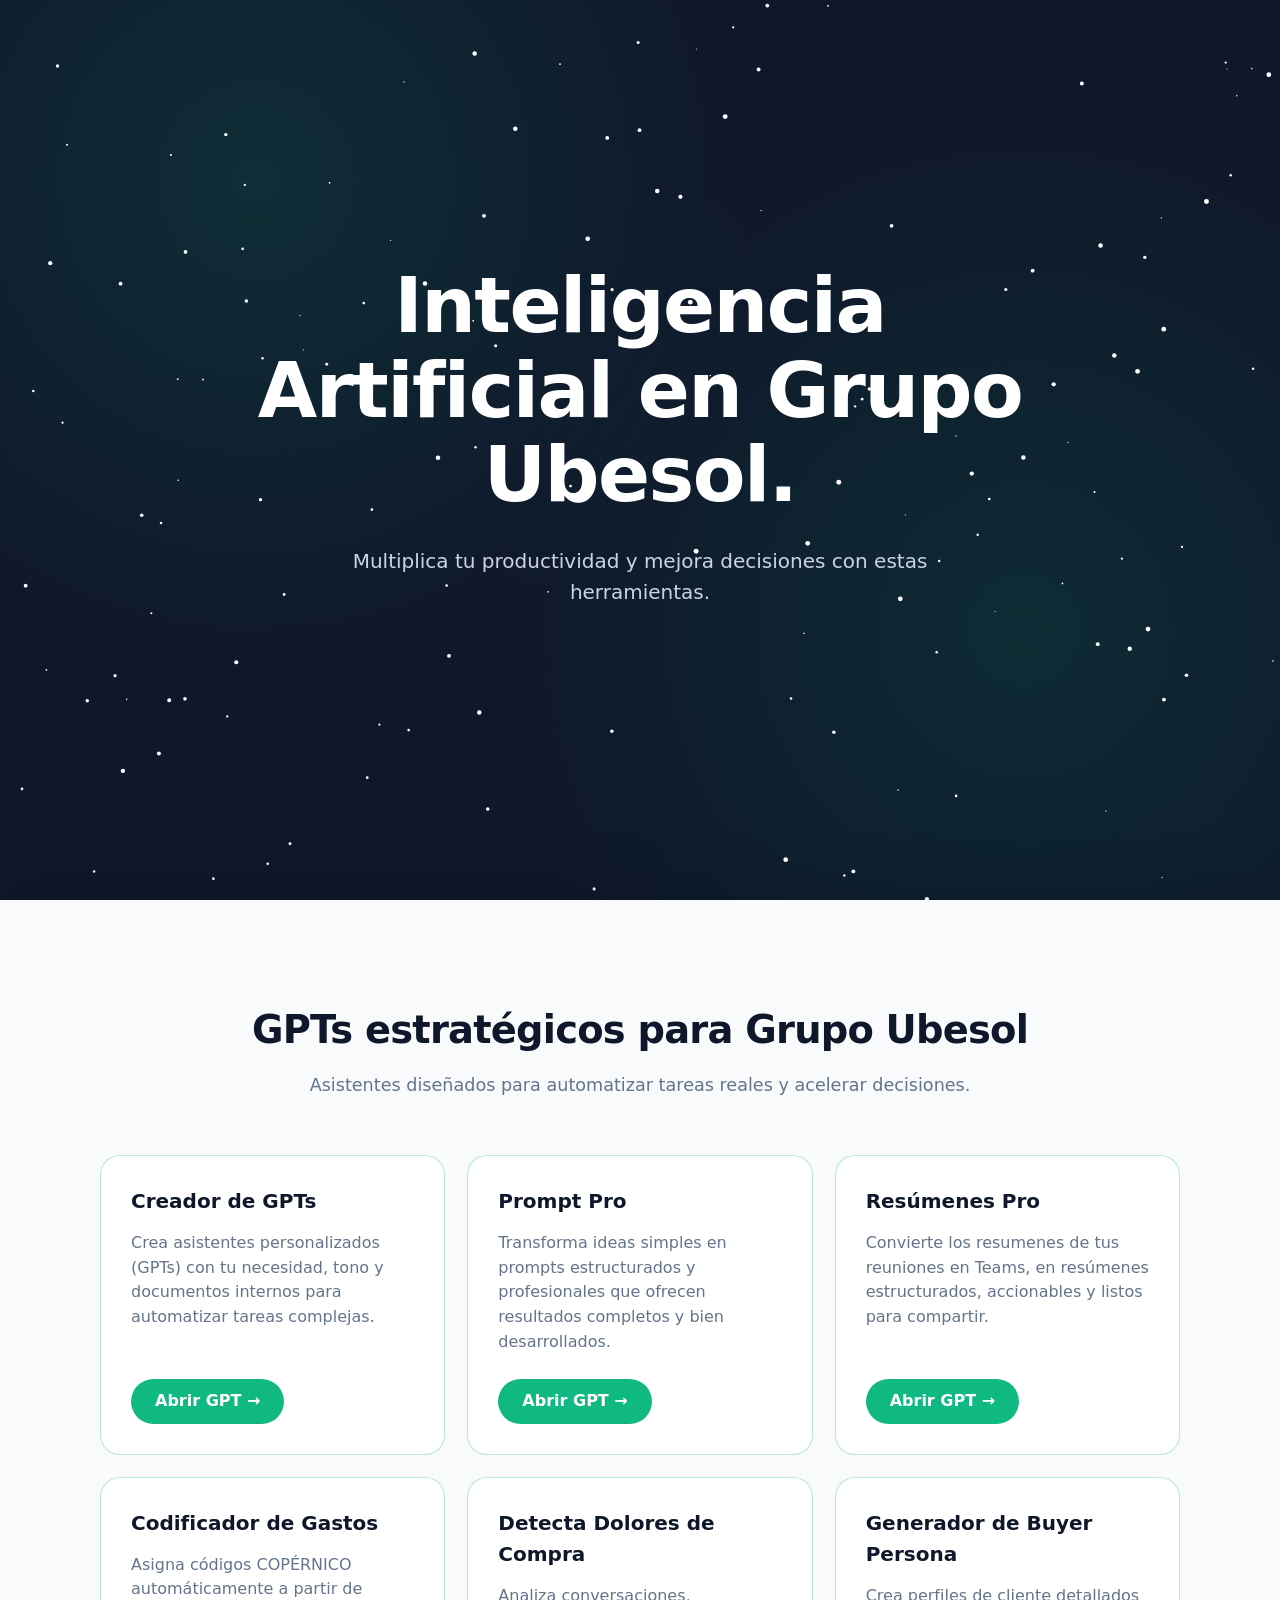
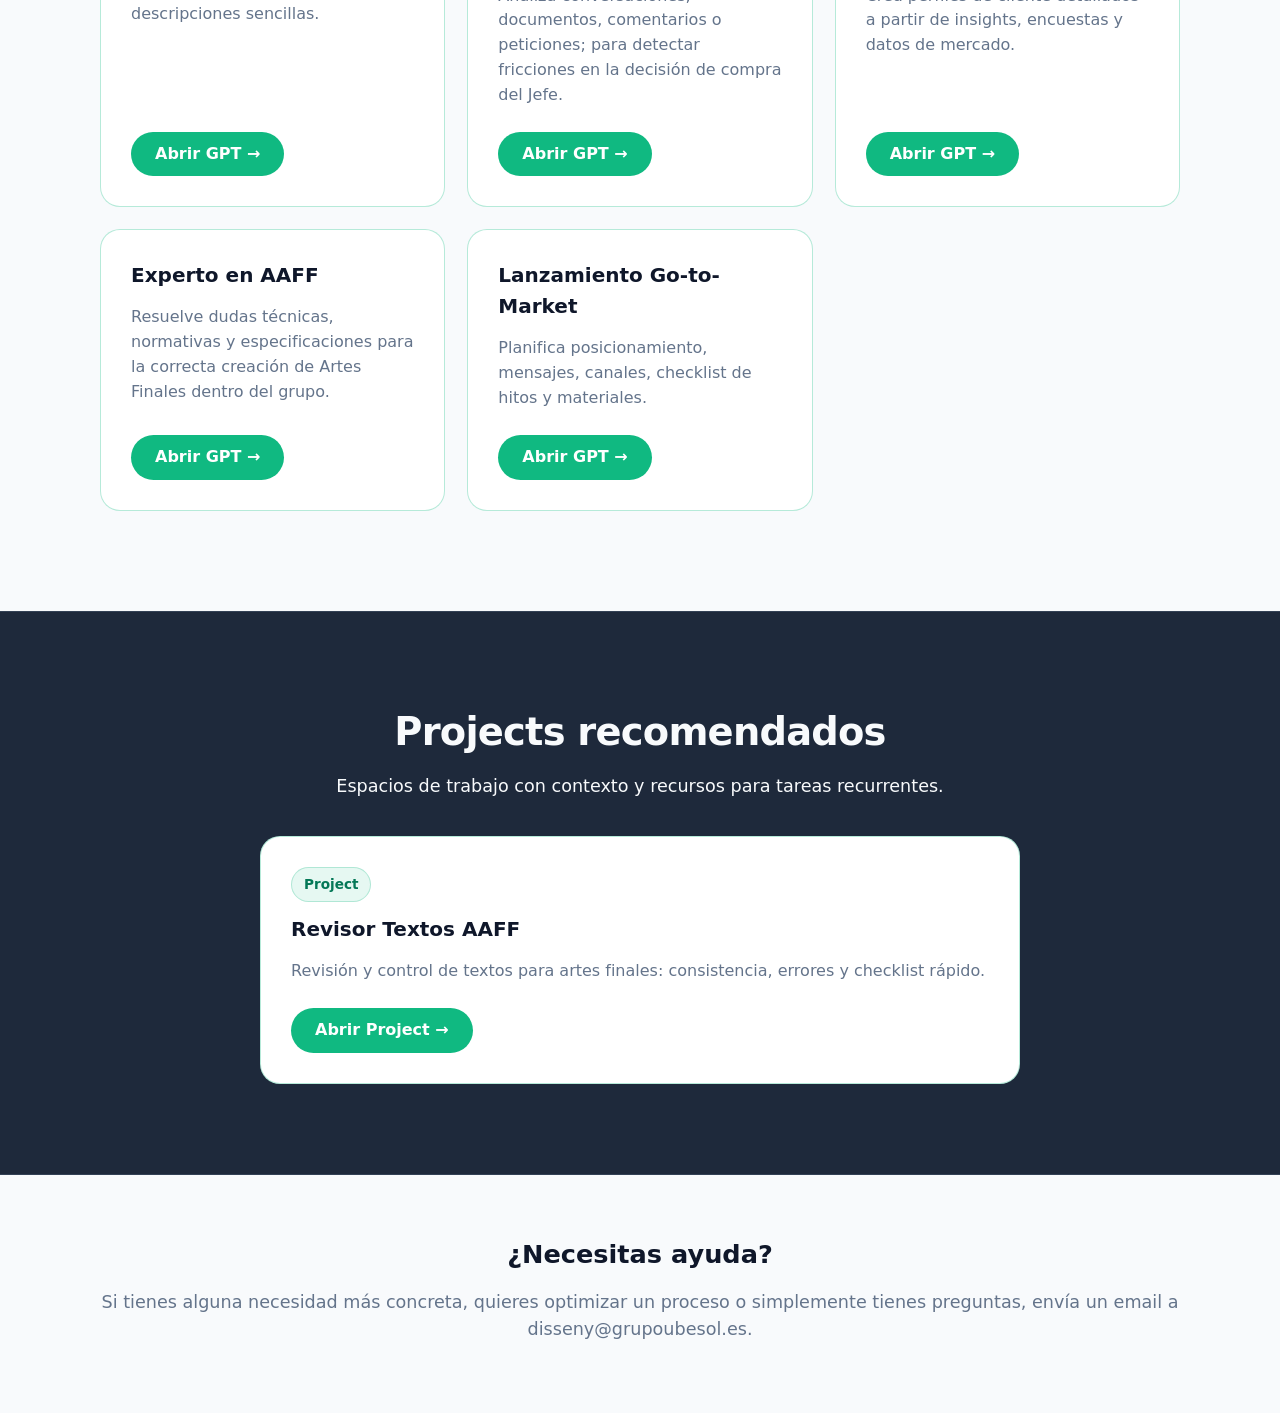
<file: IA-en-grupo-ubesol.html>
<!DOCTYPE html>
<html lang="es">
<head>
  <meta charset="utf-8"/>
  <meta content="width=device-width, initial-scale=1" name="viewport"/>
  <title>IA aplicada en Grupo Ubesol</title>

  <style>
    :root{
      --bg:#0f172a;
      --card:#ffffff;
      --muted:#64748b;
      --muted2:#cbd5e1;
      --border:#e2e8f0;
      --green:#10b981;
      --green2:#059669;
      --shadow: 0 20px 50px rgba(15,23,42,.08);
      --neon: 0 0 15px rgba(16,185,129,0.4), 0 0 5px rgba(16,185,129,0.2);
      --container: 1120px;
    }

    *{box-sizing:border-box}
    html,body{height:100%}
    body{
      margin:0;
      font-family: system-ui, -apple-system, Segoe UI, Roboto, Inter, Helvetica Neue, Arial, Noto Sans;
      color:#0f172a;
      background:#fff;
      line-height:1.55;
      scroll-behavior:smooth;
    }
    .container{max-width:var(--container); margin:0 auto; padding:0 20px}

    /* ===== HERO PARALLAX (Fijo, sin contracción) ===== */
    .hero-modern{
      position:fixed;
      top:0;
      left:0;
      width:100%;
      height:100vh;
      display:flex;
      align-items:center;
      justify-content:center;
      text-align:center;
      background:
        radial-gradient(circle at 20% 20%, rgba(16,185,129,.14), transparent 40%),
        radial-gradient(circle at 80% 70%, rgba(5,150,105,.16), transparent 45%),
        var(--bg);
      color:#fff;
      z-index: 1; /* Fondo estático */
    }

    /* Canvas de partículas */
    #particles-canvas {
      position: absolute;
      top: 0;
      left: 0;
      width: 100%;
      height: 100%;
      pointer-events: none; /* Deja pasar los clics */
      z-index: 1;
    }

    .hero-content{
      max-width:900px; 
      position:relative; 
      z-index: 2; /* Por encima de las partículas */
      padding: 0 20px;
    }

    .hero-modern h1{
      font-size: clamp(2.8rem, 5vw + 1rem, 4.8rem);
      line-height:1.1;
      margin:0;
      font-weight:900;
      letter-spacing:-.02em;
    }

    .hero-sub{
      margin:28px auto;
      max-width:680px;
      font-size:1.25rem;
      color:var(--muted2);
    }

    /* ===== CONTENEDOR PRINCIPAL QUE DESLIZA POR ENCIMA ===== */
    .content-wrapper {
      position: relative;
      z-index: 3; /* Pasa por encima del hero */
      margin-top: 100vh; /* Empieza justo debajo de la pantalla inicial */
      background: #fff;
      box-shadow: 0 -20px 50px rgba(0,0,0,0.1); 
    }

    /* ===== SECCIONES / TÍTULOS ===== */
    .section{
      padding:100px 0;
      background:#f8fafc;
    }

    .section-header{
      text-align:center;
      margin-bottom:56px;
    }

    .section-header h2{
      font-size: clamp(1.9rem, 1.2rem + 1.5vw, 2.6rem);
      margin:0 0 12px;
      font-weight:900;
      letter-spacing:-.02em;
    }

    .section-header p{
      margin:0;
      color:var(--muted);
      font-size:1.1rem;
    }

    /* ===== GRID + CARDS BLANCAS ===== */
    .grid{
      display:grid;
      gap:22px;
    }

    @media(min-width:768px){
      .grid{grid-template-columns:repeat(2,1fr);}
    }

    @media(min-width:1200px){
      .grid{grid-template-columns:repeat(3,1fr);}
    }

    .card{
      background:var(--card);
      padding:30px;
      border-radius:20px;
      /* Fino perfil en verde opaco por defecto */
      border:1px solid rgba(16,185,129,0.3);
      color: var(--bg); /* Aseguramos texto oscuro aunque el fondo de sección sea gris */
      
      /* Flexbox para empujar el botón al fondo si los textos tienen distinta altura */
      display: flex;
      flex-direction: column;
      align-items: flex-start;
      
      opacity: 0; 
      transform: translateY(30px);
      transition: opacity 0.8s cubic-bezier(0.2, 0.8, 0.2, 1), 
                  transform 0.8s cubic-bezier(0.2, 0.8, 0.2, 1),
                  box-shadow 0.3s ease, border-color 0.3s ease;
    }

    /* Estado cuando entran en pantalla */
    .card.is-visible {
      opacity: 1;
      transform: translateY(0);
    }

    /* Hover: Animación Neon + Ensalzado + Sombra estructural */
    .card.is-visible:hover{
      transform:translateY(-6px);
      border-color: var(--green);
      /* Combinamos el glow verde del neón con la sombra de profundidad */
      box-shadow: var(--neon), var(--shadow);
    }

    .card h3{
      margin:0;
      font-size:1.25rem;
      font-weight:900;
    }

    .card p{
      color:var(--muted);
      margin:14px 0 24px; /* Un poco más de margen inferior para separar el botón */
      flex-grow: 1; /* Permite que el texto ocupe el espacio y el botón quede siempre alineado abajo */
    }

    /* ===== BOTONES (Pastillas verdes cantos romos) ===== */
    .card a{
      display:inline-flex;
      gap:8px;
      align-items:center;
      text-decoration:none;
      font-weight:800;
      color:#fff;
      background: var(--green);
      padding: 10px 24px;
      border-radius: 999px; /* Cantos completamente romos */
      transition: background-color 0.3s ease, transform 0.2s ease;
    }

    /* Hover del botón a negro */
    .card a:hover{
      background-color: #0f172a; /* Negro azulado corporativo (o pon #000 si prefieres puro) */
    }

    /* Retrasos escalonados fijos por CSS para un efecto cascada perfecto */
    #gpts .card:nth-child(1) { transition-delay: 0.1s; }
    #gpts .card:nth-child(2) { transition-delay: 0.2s; }
    #gpts .card:nth-child(3) { transition-delay: 0.3s; }
    #gpts .card:nth-child(4) { transition-delay: 0.4s; }
    #gpts .card:nth-child(5) { transition-delay: 0.5s; }
    #gpts .card:nth-child(6) { transition-delay: 0.6s; }
    #gpts .card:nth-child(7) { transition-delay: 0.7s; }
    #gpts .card:nth-child(8) { transition-delay: 0.8s; }
    #projects .card:nth-child(1) { transition-delay: 0.2s; }

    /* ===== PROJECTS (Fondo oscuro) ===== */
    .section-dark{
      padding:90px 0;
      background: #1e293b; /* Gris oscuro elegante */
      border-top:1px solid #334155;
      border-bottom:1px solid #334155;
    }

    /* Forzamos a que el texto de cabecera de esta sección sea blanco para que se lea sobre el gris */
    .section-dark .section-header h2,
    .section-dark .section-header p {
      color: #f8fafc;
    }

    .grid-projects{
      display:grid;
      gap:22px;
      grid-template-columns: 1fr;
      max-width:760px;
      margin:0 auto;
    }

    .chip{
      display:inline-flex;
      align-items:center;
      padding:6px 12px;
      border-radius:999px;
      background:rgba(16,185,129,.10);
      color:#047857;
      border:1px solid rgba(16,185,129,.25);
      font-weight:800;
      font-size:.85rem;
      margin-bottom:12px;
    }

    /* ===== AYUDA ===== */
    .mini-footer{
      padding:60px 0 70px;
      text-align:center;
      background:#f8fafc;
    }

    .mini-footer h2{
      font-size:1.6rem;
      margin:0 0 14px;
      font-weight:900;
    }

    .mini-footer p{
      margin:0;
      font-size:1.1rem;
      color:var(--muted);
    }

    .mini-footer a{
      text-decoration:underline;
      font-weight:700;
      color:var(--green2);
    }
  </style>
</head>

<body>

  <section class="hero-modern" id="hero">
    <canvas id="particles-canvas"></canvas>
    <div class="hero-content">
      <h1>Inteligencia Artificial en Grupo Ubesol.</h1>
      <p class="hero-sub">Multiplica tu productividad y mejora decisiones con estas herramientas.</p>
    </div>
  </section>

  <div class="content-wrapper">
    
    <section class="section" id="gpts">
      <div class="container">
        <div class="section-header">
          <h2>GPTs estratégicos para Grupo Ubesol</h2>
          <p>Asistentes diseñados para automatizar tareas reales y acelerar decisiones.</p>
        </div>

        <div class="grid">
          <div class="card">
            <h3>Creador de GPTs</h3>
            <p>Crea asistentes personalizados (GPTs) con tu necesidad, tono y documentos internos para automatizar tareas complejas.</p>
            <a href="https://chatgpt.com/g/g-681a199dc9048191ae963b94951f7108-creador-de-gpts" target="_blank" rel="noopener">Abrir GPT →</a>
          </div>

          <div class="card">
            <h3>Prompt Pro</h3>
            <p>Transforma ideas simples en prompts estructurados y profesionales que ofrecen resultados completos y bien desarrollados.</p>
            <a href="https://chatgpt.com/g/g-6895a04f82648191ba05c07639fd48b4-prompt-pro" target="_blank" rel="noopener">Abrir GPT →</a>
          </div>

          <div class="card">
            <h3>Resúmenes Pro</h3>
            <p>Convierte los resumenes de tus reuniones en Teams, en resúmenes estructurados, accionables y listos para compartir.</p>
            <a href="https://chatgpt.com/g/g-69b14c0564008191af97fdd73a3730f4-resumenes-pro" target="_blank" rel="noopener">Abrir GPT →</a>
          </div>

          <div class="card">
            <h3>Codificador de Gastos</h3>
            <p>Asigna códigos COPÉRNICO automáticamente a partir de descripciones sencillas.</p>
            <a href="https://chatgpt.com/g/g-6895c6fa0d088191a4a2635a6f97197e-codificador-de-gastos-de-ubesol" target="_blank" rel="noopener">Abrir GPT →</a>
          </div>

          <div class="card">
            <h3>Detecta Dolores de Compra</h3>
            <p>Analiza conversaciones, documentos, comentarios o peticiones; para detectar fricciones en la decisión de compra del Jefe.</p>
            <a href="https://chatgpt.com/g/g-68bac536c0848191a288f656f1ebc69a-detecta-dolores-de-compra" target="_blank" rel="noopener">Abrir GPT →</a>
          </div>

          <div class="card">
            <h3>Generador de Buyer Persona</h3>
            <p>Crea perfiles de cliente detallados a partir de insights, encuestas y datos de mercado.</p>
            <a href="https://chatgpt.com/g/g-68bac24894848191ab23c67afaf9673d-generador-de-buyer-persona" target="_blank" rel="noopener">Abrir GPT →</a>
          </div>

          <div class="card">
            <h3>Experto en AAFF</h3>
            <p>Resuelve dudas técnicas, normativas y especificaciones para la correcta creación de Artes Finales dentro del grupo.</p>
            <a href="https://chatgpt.com/g/g-67ab21fb2edc8191af9d23023225c91a-experto-en-aaff-grupo-ubesol" target="_blank" rel="noopener">Abrir GPT →</a>
          </div>

          <div class="card">
            <h3>Lanzamiento Go-to-Market</h3>
            <p>Planifica posicionamiento, mensajes, canales, checklist de hitos y materiales.</p>
            <a href="https://chatgpt.com/g/g-68c1423153488191a5ef94d25f54480a-lanzamiento-de-producto-go-to-market" target="_blank" rel="noopener">Abrir GPT →</a>
          </div>
        </div>
      </div>
    </section>

    <section class="section-dark" id="projects">
      <div class="container">
        <div class="section-header" style="margin-bottom:36px;">
          <h2>Projects recomendados</h2>
          <p>Espacios de trabajo con contexto y recursos para tareas recurrentes.</p>
        </div>

        <div class="grid-projects">
          <div class="card">
            <span class="chip">Project</span>
            <h3>Revisor Textos AAFF</h3>
            <p>Revisión y control de textos para artes finales: consistencia, errores y checklist rápido.</p>
            <a href="https://chatgpt.com/g/g-p-6964bc6da22c8191939fb67ec207a3e2-revisor-textos-aaff/project" target="_blank" rel="noopener">Abrir Project →</a>
          </div>
        </div>
      </div>
    </section>

    <section class="mini-footer" id="ayuda">
      <div class="container">
        <h2>¿Necesitas ayuda?</h2>
        <p>
          Si tienes alguna necesidad más concreta, quieres optimizar un proceso o simplemente tienes preguntas,
          envía un email a disseny@grupoubesol.es.
        </p>
      </div>
    </section>

  </div>

  <script>
    document.addEventListener("DOMContentLoaded", function() {
      
      // --- 1. Aparición de pastillas (Tarjetas) ---
      const observer = new IntersectionObserver((entries, obs) => {
        entries.forEach(entry => {
          if (entry.isIntersecting) {
            entry.target.classList.add('is-visible');
            obs.unobserve(entry.target);
          }
        });
      }, { threshold: 0.10 });

      document.querySelectorAll('.card').forEach(card => observer.observe(card));


      // --- 2. Sistema de Partículas (Blanco puro, siguen al ratón) ---
      const canvas = document.getElementById('particles-canvas');
      const ctx = canvas.getContext('2d');
      let particlesArray = [];
      
      let mouse = {
        x: null,
        y: null,
        radius: 180 // Radio de atracción
      };

      window.addEventListener('mousemove', function(e) {
        mouse.x = e.x;
        mouse.y = e.y;
      });

      window.addEventListener('mouseout', function() {
        mouse.x = null;
        mouse.y = null;
      });

      function setCanvasSize() {
        canvas.width = window.innerWidth;
        canvas.height = window.innerHeight;
      }
      setCanvasSize();
      window.addEventListener('resize', setCanvasSize);

      class Particle {
        constructor() {
          this.x = Math.random() * canvas.width;
          this.y = Math.random() * canvas.height;
          this.size = Math.random() * 2 + 0.5;
          this.speedX = (Math.random() - 0.5) * 0.8;
          this.speedY = (Math.random() - 0.5) * 0.8;
        }

        update() {
          this.x += this.speedX;
          this.y += this.speedY;

          // Rebote en los bordes
          if (this.x > canvas.width || this.x < 0) this.speedX = -this.speedX;
          if (this.y > canvas.height || this.y < 0) this.speedY = -this.speedY;

          // Atracción hacia el ratón
          if (mouse.x != null && mouse.y != null) {
            let dx = mouse.x - this.x;
            let dy = mouse.y - this.y;
            let distance = Math.sqrt(dx * dx + dy * dy);
            
            if (distance < mouse.radius) {
              // Movimiento suave hacia el cursor
              this.x += dx * 0.015;
              this.y += dy * 0.015;
            }
          }
        }

        draw() {
          ctx.fillStyle = 'rgba(255, 255, 255, 1)'; // Blanco puro
          ctx.beginPath();
          ctx.arc(this.x, this.y, this.size, 0, Math.PI * 2);
          ctx.fill();
        }
      }

      function initParticles() {
        particlesArray = [];
        // Densidad calculada según tamaño de pantalla
        let numberOfParticles = (canvas.width * canvas.height) / 8000;
        for (let i = 0; i < numberOfParticles; i++) {
          particlesArray.push(new Particle());
        }
      }
      initParticles();

      function animateParticles() {
        ctx.clearRect(0, 0, canvas.width, canvas.height);
        
        // Optimización: Solo animamos si estamos viendo el hero
        if (window.scrollY < window.innerHeight) {
          for (let i = 0; i < particlesArray.length; i++) {
            particlesArray[i].update();
            particlesArray[i].draw();
          }
        }
        requestAnimationFrame(animateParticles);
      }
      animateParticles();
    });
  </script>

</body>
</html>
</file>
<file: proteccion-blanco-estudio/styles.css>
:root {
  --ink: #101b36;
  --blue: #123fe4;
  --electric: #5d7cff;
  --ice: #edf3ff;
  --paper: #f8f8f4;
  --white: #fff;
  --lime: #d8ff55;
  --line: rgba(16, 27, 54, .16);
  --serif: Georgia, 'Times New Roman', serif;
  --sans: Inter, ui-sans-serif, -apple-system, BlinkMacSystemFont, 'Segoe UI', sans-serif;
}

* { box-sizing: border-box; }
html { scroll-behavior: smooth; }
body { margin: 0; color: var(--ink); background: var(--paper); font-family: var(--sans); }
a { color: inherit; }
button { font: inherit; }

.site-header { min-height: 72px; padding: 0 4vw; display: flex; align-items: center; justify-content: space-between; border-bottom: 1px solid var(--line); background: rgba(248,248,244,.92); position: sticky; top: 0; z-index: 20; backdrop-filter: blur(14px); }
.brand { text-decoration: none; font-weight: 900; letter-spacing: -.04em; display: flex; align-items: center; gap: .55rem; }
.brand > span:last-child span { color: var(--blue); }
.brand-mark { width: 28px; height: 28px; display: grid; place-items: center; color: var(--white); background: var(--blue); border-radius: 50%; font-size: .72rem; }
nav { display: flex; gap: 2.2rem; }
nav a { text-decoration: none; font-size: .72rem; font-weight: 800; text-transform: uppercase; letter-spacing: .08em; }
.new-gallery-link { color: var(--blue); }

.hero { min-height: calc(100vh - 72px); padding: 10vh 4vw 5vw; display: grid; grid-template-columns: minmax(0, 1fr) 290px; align-items: end; gap: 5vw; background: radial-gradient(circle at 82% 16%, rgba(93,124,255,.22), transparent 20%), linear-gradient(180deg, #fff, var(--ice)); }
.hero-copy { max-width: 1050px; }
.eyebrow, .section-number, .mini-label { margin: 0 0 1.5rem; color: var(--blue); font-size: .68rem; font-weight: 900; letter-spacing: .14em; }
h1 { margin: 0; font-size: clamp(3.6rem, 7.8vw, 8.4rem); line-height: .86; letter-spacing: -.075em; max-width: 1150px; }
h1 em { color: var(--blue); font-family: var(--serif); font-weight: 400; }
.hero-lead { max-width: 680px; margin: 2.3rem 0; font-size: clamp(1.05rem, 1.5vw, 1.35rem); line-height: 1.5; }
.primary-link { display: inline-flex; align-items: center; gap: 1.25rem; padding-bottom: .45rem; text-decoration: none; font-weight: 850; border-bottom: 2px solid var(--ink); }
.primary-link span { color: var(--blue); }
.hero-note { align-self: end; padding: 1.5rem; color: white; background: var(--blue); border-radius: 1.2rem; transform: rotate(1.8deg); box-shadow: 0 24px 60px rgba(18,63,228,.22); }
.note-index { display: block; margin-bottom: 2.6rem; color: var(--lime); font-size: .62rem; font-weight: 900; letter-spacing: .12em; }
.hero-note strong { font-family: var(--serif); font-size: 2.35rem; line-height: 1; font-weight: 400; }
.hero-note p { font-size: .9rem; line-height: 1.45; }
.translation { display: block; padding-top: 1rem; border-top: 1px solid rgba(255,255,255,.3); font-size: .72rem; }

.snapshot { display: grid; grid-template-columns: repeat(3, 1fr); border-bottom: 1px solid var(--line); }
.snapshot article { display: grid; grid-template-columns: 44px 1fr; gap: 1rem; padding: 2rem 4vw; border-right: 1px solid var(--line); }
.snapshot article:last-child { border-right: 0; }
.snapshot span { color: var(--blue); font-weight: 900; }
.snapshot p { margin: 0; font-size: .9rem; line-height: 1.5; }

.section { padding: 8rem 4vw; }
.section-dark { color: white; background: var(--ink); }
.section-heading { display: grid; grid-template-columns: minmax(0, 1.25fr) minmax(260px, .75fr); gap: 5vw; align-items: end; margin-bottom: 4rem; }
.section-heading h2, .sources-section h2 { margin: 0; font-size: clamp(3rem, 6vw, 6.8rem); line-height: .9; letter-spacing: -.06em; }
.section-heading > p { margin: 0; max-width: 540px; font-size: 1.05rem; line-height: 1.6; }
.jump-to-gallery { display: inline-block; margin-top: 1rem; color: var(--lime); font-size: .78rem; font-weight: 900; text-decoration-thickness: 2px; text-underline-offset: .3rem; }
.section-dark .section-number { color: var(--lime); }
.field-photo { margin: 0; }
.field-photo img { width: 100%; display: block; aspect-ratio: 16/9; object-fit: cover; border-radius: .3rem; }
.field-photo figcaption { display: flex; justify-content: space-between; gap: 1rem; padding-top: 1rem; color: rgba(255,255,255,.62); font-size: .72rem; }
.field-photo figcaption span { color: var(--lime); font-weight: 900; letter-spacing: .08em; }
.pack-strip { margin-top: 5rem; display: grid; grid-template-columns: repeat(5, 1fr); gap: 1px; background: rgba(255,255,255,.15); }
.pack-strip article { padding: .65rem; background: var(--ink); }
.pack-crop { height: 280px; margin-bottom: 1rem; background-image: url('assets/competencia-general.jpg'); background-repeat: no-repeat; background-size: 430%; filter: saturate(.88) contrast(1.03); }
.crop-tandil { background-position: 32% 82%; }
.crop-blancotex { background-position: 54% 83%; }
.crop-beckmann { background-position: 93% 18%; }
.crop-formil { background-position: 72% 18%; }
.crop-msm { background-position: 8% 82%; }
.pack-strip span { display: block; font-family: var(--serif); font-size: 1.3rem; }
.pack-strip small { color: rgba(255,255,255,.55); }
.found-gallery-heading { margin: 8rem 0 2.5rem; padding-top: 2.5rem; display: grid; grid-template-columns: 1fr 1fr; gap: 5vw; align-items: end; border-top: 1px solid rgba(255,255,255,.25); }
.found-gallery-heading .section-number { color: var(--lime); }
.found-gallery-heading h3 { margin: 0; font-size: clamp(3rem, 5vw, 5.7rem); line-height: .9; letter-spacing: -.06em; }
.found-gallery-heading > p { margin: 0; color: rgba(255,255,255,.66); line-height: 1.55; }
.research-gallery { display: grid; grid-template-columns: repeat(4, 1fr); gap: 1rem; }
.research-gallery figure { margin: 0; padding: .7rem; color: var(--ink); background: var(--white); border-radius: .25rem; }
.research-gallery figure > a { display: block; aspect-ratio: 1/1; overflow: hidden; background: #f7f7f7; }
.research-gallery img { width: 100%; height: 100%; display: block; object-fit: contain; mix-blend-mode: multiply; transition: transform .25s ease; }
.research-gallery a:hover img { transform: scale(1.035); }
.research-gallery figcaption { min-height: 76px; padding: .9rem .35rem .2rem; display: flex; flex-direction: column; justify-content: space-between; gap: .7rem; }
.research-gallery figcaption span { font-size: .82rem; line-height: 1.35; }
.research-gallery figcaption small { color: var(--blue); font-size: .62rem; font-weight: 900; letter-spacing: .07em; text-transform: uppercase; }

.language-section { background: var(--white); }
.light .section-number { color: var(--blue); }
.market-switch { display: flex; gap: .45rem; justify-content: flex-end; flex-wrap: wrap; }
.market-switch button { padding: .65rem 1rem; color: var(--ink); background: transparent; border: 1px solid var(--line); border-radius: 99px; cursor: pointer; font-size: .8rem; font-weight: 800; }
.market-switch button.is-active { color: white; background: var(--blue); border-color: var(--blue); }
.market-note { display: grid; grid-template-columns: 180px 1fr; gap: 3rem; margin-bottom: 3rem; padding: 1.4rem 0; border-top: 1px solid var(--ink); border-bottom: 1px solid var(--line); }
.market-note span { color: var(--blue); font-size: .65rem; font-weight: 900; letter-spacing: .1em; }
.market-note p { margin: 0; max-width: 840px; line-height: 1.55; }
.competitor-grid { display: grid; grid-template-columns: repeat(3, 1fr); gap: 1rem; }
.competitor-card { min-height: 445px; padding: 1.6rem; display: flex; flex-direction: column; border: 1px solid var(--line); background: var(--paper); transition: opacity .2s, transform .2s; }
.competitor-card.is-hidden { display: none; }
.card-meta { display: flex; justify-content: space-between; gap: 1rem; color: var(--blue); font-size: .62rem; font-weight: 900; letter-spacing: .1em; }
.competitor-card h3 { margin: 3.5rem 0 .45rem; font-family: var(--serif); font-size: 2rem; font-weight: 400; }
.product-name { min-height: 2.3rem; margin: 0; font-weight: 800; }
.competitor-card blockquote { margin: 1.8rem 0 1rem; font-size: 1.25rem; line-height: 1.35; font-weight: 800; }
.competitor-card ul { margin: 0 0 2rem; padding-left: 1.05rem; color: rgba(16,27,54,.72); font-size: .84rem; line-height: 1.65; }
.competitor-card a { margin-top: auto; font-size: .75rem; font-weight: 850; text-underline-offset: .2rem; }
.claim-map { margin-top: 7rem; padding-top: 3rem; border-top: 1px solid var(--ink); display: grid; grid-template-columns: .75fr 1.25fr; gap: 5vw; }
.claim-map h3 { margin: 0; font-family: var(--serif); font-size: 2.4rem; font-weight: 400; }
.claim-bars { display: grid; gap: .8rem; }
.claim-bars div { display: grid; grid-template-columns: 1fr 130px; align-items: center; gap: 1rem; }
.claim-bars span { position: relative; padding: .85rem 1rem; z-index: 1; font-size: .82rem; font-weight: 800; }
.claim-bars span::before { content: ''; position: absolute; inset: 0 auto 0 0; width: var(--w); background: var(--ice); z-index: -1; }
.claim-bars strong { font-size: .67rem; letter-spacing: .05em; text-transform: uppercase; }
.claim-bars .opportunity span::before { background: var(--lime); }
.claim-bars .opportunity strong { color: var(--blue); }

.mercadona-section { background: var(--ice); }
.mercadona-lineup { display: grid; grid-template-columns: repeat(4, 1fr); border: 1px solid var(--line); }
.mercadona-lineup article { min-height: 250px; padding: 1.5rem; border-right: 1px solid var(--line); }
.mercadona-lineup article:last-child { border-right: 0; }
.mercadona-lineup span { color: var(--blue); font-weight: 900; }
.mercadona-lineup h3 { margin: 4rem 0 .5rem; font-family: var(--serif); font-size: 1.5rem; font-weight: 400; }
.mercadona-lineup p { min-height: 42px; margin: 0 0 .8rem; font-size: .85rem; font-weight: 800; }
.mercadona-lineup small { color: rgba(16,27,54,.6); }
.architecture { margin: 2rem 0 0; padding: 1.4rem; text-align: center; color: white; background: var(--blue); font-size: .9rem; border-radius: .25rem; }
.architecture span { color: var(--lime); font-size: .64rem; font-weight: 900; letter-spacing: .1em; margin-right: 1rem; }
.architecture b { margin: 0 .8rem; color: var(--lime); }

.proposal-section { color: white; background: var(--blue); }
.proposal-section .section-number { color: var(--lime); }
.proposal-grid { display: grid; grid-template-columns: repeat(3, 1fr); gap: 1rem; }
.proposal-card { min-height: 590px; padding: 1.8rem; display: flex; flex-direction: column; color: var(--ink); background: var(--white); border-radius: .35rem; }
.proposal-card.recommended { background: var(--lime); }
.proposal-top { display: flex; justify-content: space-between; font-size: .68rem; font-weight: 900; letter-spacing: .08em; }
.proposal-top small { color: var(--blue); }
.descriptor { margin: 4rem 0 .25rem; color: var(--blue); font-size: .67rem; font-weight: 900; letter-spacing: .18em; }
.proposal-card h3 { margin: 0; font-family: var(--serif); font-size: clamp(3rem, 4.5vw, 5rem); line-height: .86; font-weight: 400; letter-spacing: -.05em; }
.pt-name { margin: .8rem 0 2rem; color: rgba(16,27,54,.6); font-size: .75rem; }
.proposal-card blockquote { margin: auto 0 1rem; padding-top: 2rem; border-top: 1px solid var(--line); font-size: 1.1rem; line-height: 1.4; font-weight: 800; }
.pt-claim { min-height: 55px; color: rgba(16,27,54,.63); font-size: .79rem; line-height: 1.4; }
.copy-button { align-self: flex-start; padding: .7rem 0 .25rem; color: var(--ink); background: transparent; border: 0; border-bottom: 1px solid var(--ink); cursor: pointer; font-size: .73rem; font-weight: 850; }
.recommendation-panel { margin-top: 6rem; padding-top: 2rem; border-top: 1px solid rgba(255,255,255,.5); display: grid; grid-template-columns: .65fr 1.35fr; gap: 5vw; }
.recommendation-panel .mini-label { color: var(--lime); }
.recommendation-panel h3 { margin: 0 0 1rem; font-family: var(--serif); font-size: 3rem; font-weight: 400; }
.recommendation-panel p { max-width: 750px; line-height: 1.6; }

.guardrails-section { color: white; background: var(--ink); }
.guardrails-section .section-number { color: var(--lime); }
.guardrails-section h2 { margin: 0 0 4rem; font-size: clamp(3rem, 6vw, 6rem); letter-spacing: -.06em; }
.guardrail-grid { display: grid; grid-template-columns: 1fr 1fr; gap: 1px; background: rgba(255,255,255,.18); }
.guardrail-grid > div { padding: 2rem; background: var(--ink); }
.guardrail-grid span { display: inline-block; padding: .35rem .6rem; color: var(--ink); background: var(--lime); font-size: .65rem; font-weight: 900; letter-spacing: .1em; }
.guardrail-grid .dont span { color: white; background: #ea3655; }
.guardrail-grid ul { margin: 2rem 0 0; padding: 0; list-style: none; font-family: var(--serif); font-size: 1.6rem; line-height: 1.7; }
.guardrail-grid li { border-bottom: 1px solid rgba(255,255,255,.13); }
.legal-note { max-width: 850px; margin: 3rem 0 0; color: rgba(255,255,255,.5); font-size: .72rem; line-height: 1.5; }

.sources-section { padding: 6rem 4vw; display: grid; grid-template-columns: .8fr 1.2fr; gap: 6vw; background: #e6e6df; }
.sources-section h2 { font-size: clamp(2.6rem, 4.2vw, 4.6rem); }
.sources-section > div > p:not(.section-number) { max-width: 720px; margin: 0 0 2rem; line-height: 1.6; }
.source-links { display: flex; flex-wrap: wrap; gap: .7rem; }
.source-links a { padding: .6rem .8rem; border: 1px solid var(--line); border-radius: 99px; text-decoration: none; font-size: .7rem; font-weight: 800; }
.source-links a:hover { color: white; background: var(--blue); border-color: var(--blue); }
footer { padding: 2rem 4vw; display: flex; justify-content: space-between; color: rgba(255,255,255,.65); background: #091128; font-size: .66rem; font-weight: 800; letter-spacing: .08em; }
footer a { color: white; }

@media (max-width: 980px) {
  nav { display: none; }
  .hero { grid-template-columns: 1fr; align-items: start; }
  .hero-note { max-width: 330px; }
  .snapshot, .competitor-grid, .proposal-grid { grid-template-columns: 1fr 1fr; }
  .snapshot article:last-child { grid-column: span 2; border-top: 1px solid var(--line); }
  .pack-strip { grid-template-columns: repeat(3, 1fr); }
  .research-gallery { grid-template-columns: repeat(2, 1fr); }
  .mercadona-lineup { grid-template-columns: 1fr 1fr; }
  .mercadona-lineup article:nth-child(2) { border-right: 0; }
  .mercadona-lineup article:nth-child(-n+2) { border-bottom: 1px solid var(--line); }
}

@media (max-width: 680px) {
  .site-header { min-height: 60px; }
  .hero { min-height: auto; padding-top: 5rem; }
  h1 { font-size: clamp(3.4rem, 16vw, 5rem); }
  .section { padding: 5.5rem 1rem; }
  .section-heading, .snapshot, .competitor-grid, .proposal-grid, .claim-map, .recommendation-panel, .sources-section { grid-template-columns: 1fr; }
  .section-heading { gap: 2rem; }
  .section-heading h2 { font-size: 3.6rem; }
  .snapshot article, .snapshot article:last-child { grid-column: auto; border-right: 0; border-top: 1px solid var(--line); }
  .pack-strip { grid-template-columns: 1fr 1fr; }
  .pack-crop { height: 220px; }
  .found-gallery-heading { grid-template-columns: 1fr; }
  .research-gallery { grid-template-columns: 1fr 1fr; gap: .55rem; }
  .research-gallery figure { padding: .45rem; }
  .research-gallery figcaption { min-height: 90px; }
  .field-photo img { aspect-ratio: 4/3; }
  .field-photo figcaption { flex-direction: column; }
  .market-switch { justify-content: flex-start; }
  .market-note { grid-template-columns: 1fr; gap: .7rem; }
  .claim-bars div { grid-template-columns: 1fr; gap: .2rem; }
  .mercadona-lineup { grid-template-columns: 1fr; }
  .mercadona-lineup article { border-right: 0; border-bottom: 1px solid var(--line); }
  .proposal-card { min-height: 550px; }
  .guardrail-grid { grid-template-columns: 1fr; }
  .guardrail-grid ul { font-size: 1.25rem; }
  .sources-section { padding: 5rem 1rem; }
}

@media (prefers-reduced-motion: reduce) { html { scroll-behavior: auto; } }
</file>
